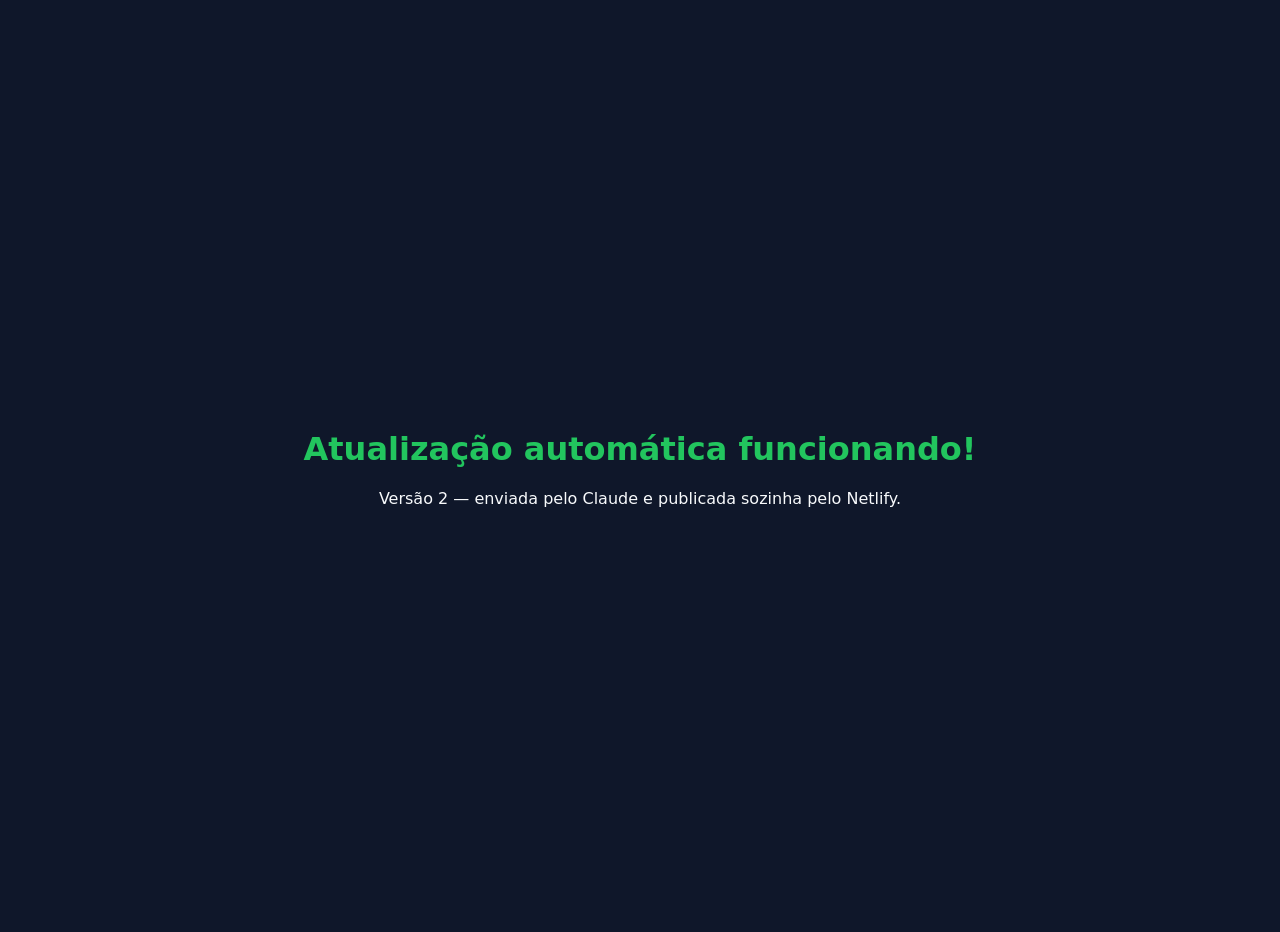
<file: index.html>
<!doctype html>
<html lang="pt-BR"><head><meta charset="utf-8"><meta name="viewport" content="width=device-width,initial-scale=1"><title>Apps do Denilson</title>
<style>body{font-family:system-ui,sans-serif;background:#0f172a;color:#f8fafc;display:grid;place-items:center;min-height:100vh;margin:0;text-align:center;padding:16px}h1{color:#22c55e}</style></head>
<body><div><h1>Atualização automática funcionando!</h1><p>Versão 2 — enviada pelo Claude e publicada sozinha pelo Netlify.</p></div></body></html>
</file>
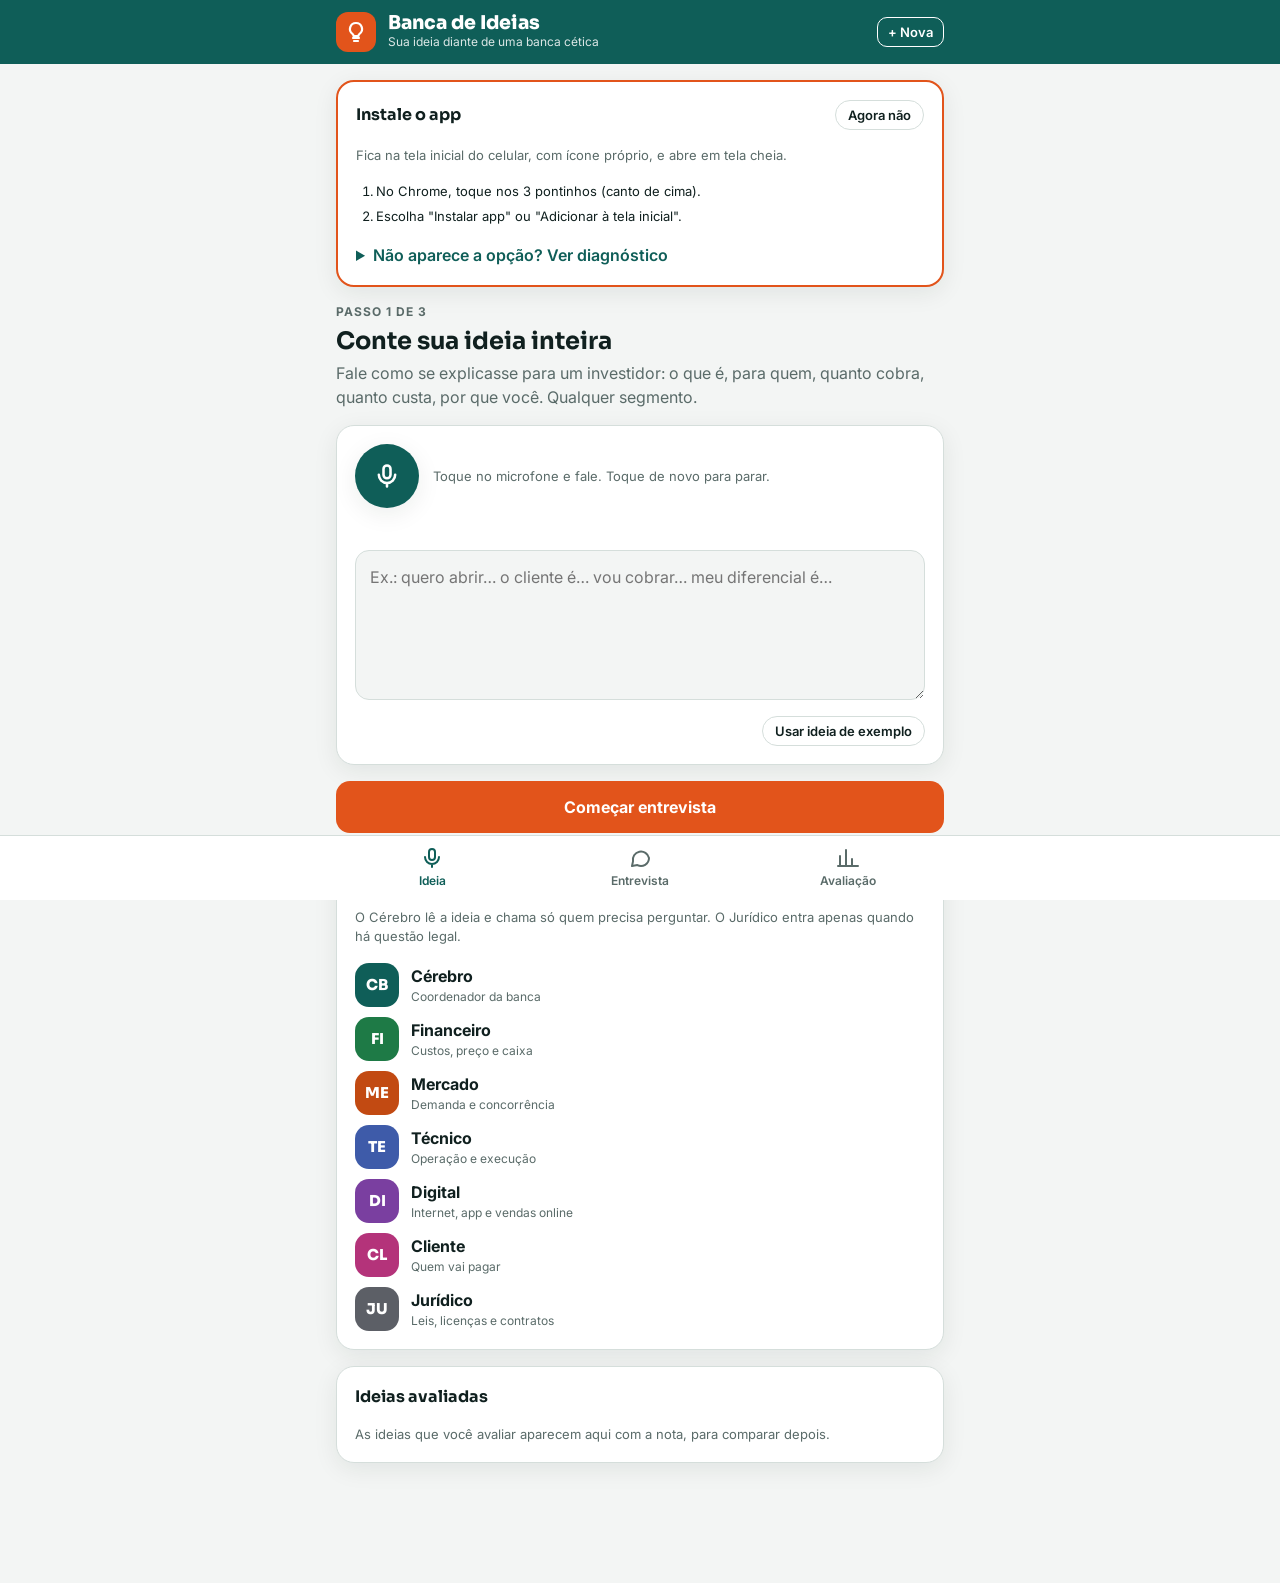
<file: ideias/index.html>
<!DOCTYPE html>
<html lang="pt-BR">
<head>
<meta charset="utf-8">
<meta name="viewport" content="width=device-width, initial-scale=1, viewport-fit=cover">
<meta name="theme-color" content="#0F5E58">
<meta name="mobile-web-app-capable" content="yes">
<meta name="apple-mobile-web-app-capable" content="yes">
<meta name="apple-mobile-web-app-title" content="Banca de Ideias">
<meta name="description" content="Teste sua ideia de negócio diante de uma banca cética e receba nota de 0 a 10 com riscos e pontos cegos.">
<meta property="og:type" content="website">
<meta property="og:url" content="https://apps-denilson.netlify.app/ideias/">
<meta property="og:title" content="Banca de Ideias">
<meta property="og:description" content="Toque para abrir e instalar o app. Conte sua ideia, responda à banca e receba uma nota sem bajulação.">
<meta property="og:image" content="https://apps-denilson.netlify.app/ideias/icon.svg">
<link rel="manifest" href="manifest.json">
<link rel="icon" href="icon.svg" type="image/svg+xml">
<link rel="apple-touch-icon" href="icon.svg">
<title>Banca de Ideias</title>
<link rel="preconnect" href="https://fonts.googleapis.com">
<link rel="stylesheet" href="https://fonts.googleapis.com/css2?family=Sora:wght@600;700;800&family=Inter:wght@400;500;600;700&display=swap">
<style>
/* Layout: app de uma coluna, estilo loja; barra superior fixa, telas trocadas por abas, cartão de pergunta por vez. */
:root{
  --bg:#F3F5F4; --surface:#FFFFFF; --surface2:#E9EEEC; --ink:#10201F; --muted:#5A6B69; --line:#D5DEDB;
  --brand:#0F5E58; --brand-ink:#FFFFFF; --accent:#E2541B; --accent-soft:#FCE6DC;
  --good:#1E8A4C; --warn:#C98A06; --bad:#C62E2E;
  --shadow:0 6px 24px rgba(16,32,31,.08);
  --f-display:"Sora",system-ui,sans-serif; --f-body:"Inter",system-ui,-apple-system,"Segoe UI",sans-serif;
}
@media (prefers-color-scheme: dark){:root:not([data-theme="light"]){
  --bg:#0C1514; --surface:#14201F; --surface2:#1B2A28; --ink:#E6EFED; --muted:#93A6A3; --line:#26403C;
  --brand:#2BA597; --brand-ink:#04110F; --accent:#FF7A45; --accent-soft:#3A2017;
  --good:#3CC57A; --warn:#E8B02E; --bad:#F06262; --shadow:0 6px 24px rgba(0,0,0,.35); color-scheme:dark}}
:root[data-theme="dark"]{
  --bg:#0C1514; --surface:#14201F; --surface2:#1B2A28; --ink:#E6EFED; --muted:#93A6A3; --line:#26403C;
  --brand:#2BA597; --brand-ink:#04110F; --accent:#FF7A45; --accent-soft:#3A2017;
  --good:#3CC57A; --warn:#E8B02E; --bad:#F06262; --shadow:0 6px 24px rgba(0,0,0,.35); color-scheme:dark}
*{box-sizing:border-box}
body{background:var(--bg);color:var(--ink);font-family:var(--f-body);font-size:16px;line-height:1.5;-webkit-tap-highlight-color:transparent}
body::before{content:"";position:fixed;inset:0 0 auto;height:env(safe-area-inset-top,0px);z-index:10;background:var(--brand)}
.wrap{max-width:640px;margin:0 auto;padding-left:max(16px,env(safe-area-inset-left,0px));padding-right:max(16px,env(safe-area-inset-right,0px));padding-block:16px 120px}
header.top{position:sticky;top:env(safe-area-inset-top,0px);z-index:5;background:var(--brand);color:var(--brand-ink)}
header.top .in{max-width:640px;margin:0 auto;padding-left:max(16px,env(safe-area-inset-left,0px));padding-right:max(16px,env(safe-area-inset-right,0px));padding-block:12px;display:flex;align-items:center;gap:12px}
.logo{width:40px;height:40px;border-radius:12px;background:var(--accent);display:grid;place-items:center;flex:none}
.logo svg{width:24px;height:24px}
.brandname{font-family:var(--f-display);font-weight:800;font-size:19px;line-height:1.1}
.brandsub{font-size:12px;opacity:.85}
.top .sp{flex:1}
.iconbtn{white-space:nowrap;background:transparent;border:1px solid currentColor;color:inherit;border-radius:10px;padding:6px 10px;font:600 13px var(--f-body);cursor:pointer}
h1,h2,h3{font-family:var(--f-display);text-wrap:balance;margin:0}
h1{font-size:24px;line-height:1.2}
h2{font-size:19px}
h3{font-size:16px}
p{margin:0}
.stack{display:flex;flex-direction:column;gap:16px}
.card{background:var(--surface);border:1px solid var(--line);border-radius:18px;padding:18px;box-shadow:var(--shadow)}
.muted{color:var(--muted)}
.small{font-size:13px}
.eyebrow{font-size:12px;font-weight:700;letter-spacing:.08em;text-transform:uppercase;color:var(--muted)}
textarea{width:100%;min-height:150px;resize:vertical;border:1.5px solid var(--line);background:var(--bg);color:var(--ink);border-radius:14px;padding:14px;font:16px/1.5 var(--f-body)}
textarea:focus,button:focus-visible{outline:3px solid color-mix(in srgb,var(--brand) 45%,transparent);outline-offset:2px}
.btn{display:inline-flex;align-items:center;justify-content:center;gap:8px;border:0;border-radius:14px;padding:14px 18px;font:700 16px var(--f-body);cursor:pointer;min-height:52px}
.btn.primary{background:var(--accent);color:#fff}
.btn.brand{background:var(--brand);color:var(--brand-ink)}
.btn.ghost{background:var(--surface2);color:var(--ink)}
.btn.block{width:100%}
.btn:disabled{opacity:.55;cursor:not-allowed}
.row{display:flex;gap:10px;flex-wrap:wrap}
.row>.btn{flex:1 1 140px}
.mic{width:64px;height:64px;border-radius:50%;border:0;background:var(--brand);color:var(--brand-ink);display:grid;place-items:center;cursor:pointer;flex:none;box-shadow:var(--shadow)}
.mic svg{width:28px;height:28px}
.mic.on{background:var(--bad);color:#fff;animation:pulse 1.2s infinite}
@keyframes pulse{0%{box-shadow:0 0 0 0 color-mix(in srgb,var(--bad) 50%,transparent)}100%{box-shadow:0 0 0 18px transparent}}
@media (prefers-reduced-motion:reduce){.mic.on,.spin{animation:none!important}}
.microw{display:flex;align-items:center;gap:14px}
.partial{font-style:italic;color:var(--muted);min-height:1.4em;font-size:14px}
.hint{background:var(--accent-soft);border-radius:12px;padding:10px 12px;font-size:14px}
.chips{display:flex;flex-wrap:wrap;gap:8px}
.chip{border:1px solid var(--line);background:var(--surface);color:var(--ink);border-radius:999px;padding:6px 12px;font:600 13px var(--f-body);cursor:pointer}
.persona{display:flex;align-items:center;gap:12px}
.av{width:44px;height:44px;border-radius:14px;display:grid;place-items:center;font:800 15px var(--f-display);color:#fff;flex:none}
.pname{font-weight:700}
.ptag{font-size:12px;color:var(--muted)}
.qtext{font-family:var(--f-display);font-weight:700;font-size:20px;line-height:1.3}
.why{font-size:14px;color:var(--muted);border-left:3px solid var(--line);padding-left:10px}
.opt{width:100%;text-align:left;border:1.5px solid var(--line);background:var(--surface);color:var(--ink);border-radius:14px;padding:14px;font:600 16px var(--f-body);cursor:pointer}
.opt.sel{border-color:var(--brand);background:color-mix(in srgb,var(--brand) 12%,var(--surface))}
.yn{display:grid;grid-template-columns:1fr 1fr 1fr;gap:10px}
.yn .opt{text-align:center}
.progress{height:8px;border-radius:99px;background:var(--surface2);overflow:hidden}
.progress>i{display:block;height:100%;background:var(--accent);transition:width .3s}
.tabs{position:fixed;left:0;right:0;bottom:0;z-index:6;background:var(--surface);border-top:1px solid var(--line);padding-bottom:env(safe-area-inset-bottom,0px)}
.tabs .in{max-width:640px;margin:0 auto;display:grid;grid-template-columns:repeat(3,1fr);padding-left:max(8px,env(safe-area-inset-left,0px));padding-right:max(8px,env(safe-area-inset-right,0px))}
.tab{background:none;border:0;color:var(--muted);padding:10px 4px 12px;font:600 12px var(--f-body);display:flex;flex-direction:column;align-items:center;gap:3px;cursor:pointer}
.tab svg{width:24px;height:24px}
.tab.act{color:var(--brand)}
.loading{display:flex;align-items:center;gap:14px}
.spin{width:34px;height:34px;border-radius:50%;border:4px solid var(--surface2);border-top-color:var(--accent);animation:sp 1s linear infinite;flex:none}
@keyframes sp{to{transform:rotate(360deg)}}
.score{display:flex;align-items:center;gap:18px;flex-wrap:wrap}
.gauge{width:132px;height:132px;flex:none}
.verdict{font-family:var(--f-display);font-weight:800;font-size:22px;line-height:1.2}
.pill{display:inline-block;border-radius:999px;padding:3px 10px;font:700 12px var(--f-body);color:#fff}
.bars{display:flex;flex-direction:column;gap:14px}
.bar .lbl{display:flex;justify-content:space-between;gap:8px;font-weight:700}
.bar .n{font-variant-numeric:tabular-nums}
.bar .track{height:10px;border-radius:99px;background:var(--surface2);margin:6px 0;overflow:hidden}
.bar .track i{display:block;height:100%;border-radius:99px}
ul.list{margin:0;padding-left:20px;display:flex;flex-direction:column;gap:8px}
.risk{border:1px solid var(--line);border-radius:14px;padding:12px;display:flex;flex-direction:column;gap:6px}
.sec-h{display:flex;align-items:center;gap:10px}
.sec-h .dot{width:10px;height:10px;border-radius:3px;flex:none}
.hist{display:flex;align-items:center;gap:12px;width:100%;text-align:left;background:var(--surface);border:1px solid var(--line);border-radius:14px;padding:12px;color:var(--ink);cursor:pointer;font:inherit}
.hist .sc{width:48px;height:48px;border-radius:12px;display:grid;place-items:center;font:800 18px var(--f-display);color:#fff;flex:none;font-variant-numeric:tabular-nums}
.hist .t{min-width:0;flex:1}
.hist .t b{display:block;white-space:nowrap;overflow:hidden;text-overflow:ellipsis}
.banner{border-radius:14px;padding:12px 14px;background:var(--accent-soft);font-size:14px}
.qa{border-bottom:1px solid var(--line);padding-block:10px}
.qa:last-child{border-bottom:0}
.toast{position:fixed;left:50%;transform:translateX(-50%);bottom:calc(84px + env(safe-area-inset-bottom,0px));background:var(--ink);color:var(--bg);padding:10px 16px;border-radius:12px;font-size:14px;z-index:20;max-width:calc(100% - 32px)}
.panel{display:flex;flex-wrap:wrap;gap:6px}
.panel .chip{cursor:default}
</style>
<style>
html{-webkit-text-size-adjust:100%}
body{margin:0;padding-top:env(safe-area-inset-top,0px)}
[hidden]{display:none!important}
.inst{max-width:640px;margin:0 auto;padding-left:max(16px,env(safe-area-inset-left,0px));padding-right:max(16px,env(safe-area-inset-right,0px));padding-block:16px 0}
.inst .card{border:2px solid var(--accent)}
.inst ol{margin:0;padding-left:20px;display:flex;flex-direction:column;gap:6px}
.inst details summary{cursor:pointer;font-weight:600;color:var(--brand)}
.diag{list-style:none;padding:0;margin:8px 0 0;display:flex;flex-direction:column;gap:6px;font-size:14px}
</style>
</head>
<body>


<header class="top"><div class="in">
  <div class="logo" aria-hidden="true"><svg viewBox="0 0 24 24" fill="none" stroke="#fff" stroke-width="2.2" stroke-linecap="round" stroke-linejoin="round"><path d="M9 18h6M10 21h4M12 3a6 6 0 0 0-3.5 10.9c.6.4 1 1.1 1 1.8V16h5v-.3c0-.7.4-1.4 1-1.8A6 6 0 0 0 12 3z"/></svg></div>
  <div><div class="brandname">Banca de Ideias</div><div class="brandsub">Sua ideia diante de uma banca cética</div></div>
  <div class="sp"></div>
  <button class="iconbtn" id="btnNova" type="button">+ Nova</button>
</div></header>


<section class="inst" id="instCard" hidden>
  <div class="card stack">
    <div class="row" style="align-items:center;justify-content:space-between">
      <h3>Instale o app</h3>
      <button class="chip" type="button" id="instFechar">Agora não</button>
    </div>
    <p class="small muted">Fica na tela inicial do celular, com ícone próprio, e abre em tela cheia.</p>
    <button class="btn primary block" type="button" id="instBtn" hidden>Instalar</button>
    <div id="instPassos" class="small"></div>
    <details id="instDiag"><summary>Não aparece a opção? Ver diagnóstico</summary><ul class="diag" id="diagLista"></ul></details>
  </div>
</section>

<main class="wrap" id="app"></main>

<nav class="tabs"><div class="in">
  <button class="tab act" data-tab="ideia" type="button"><svg viewBox="0 0 24 24" fill="none" stroke="currentColor" stroke-width="2" stroke-linecap="round"><rect x="9" y="3" width="6" height="11" rx="3"/><path d="M5 11a7 7 0 0 0 14 0M12 18v3"/></svg>Ideia</button>
  <button class="tab" data-tab="entrevista" type="button"><svg viewBox="0 0 24 24" fill="none" stroke="currentColor" stroke-width="2" stroke-linecap="round" stroke-linejoin="round"><path d="M21 12a8 8 0 0 1-11.6 7.1L4 20l1-4.6A8 8 0 1 1 21 12z"/></svg>Entrevista</button>
  <button class="tab" data-tab="resultado" type="button"><svg viewBox="0 0 24 24" fill="none" stroke="currentColor" stroke-width="2" stroke-linecap="round"><path d="M4 20V10M10 20V4M16 20v-7M22 20H2"/></svg>Avaliação</button>
</div></nav>

<script>
(function(){
"use strict";
/* ---------- Banca de especialistas ---------- */
const PERSONAS = {
  cerebro:   {nome:"Cérebro", papel:"Coordenador da banca", ini:"CB", cor:"#0F5E58"},
  financeiro:{nome:"Financeiro", papel:"Custos, preço e caixa", ini:"FI", cor:"#1E7A46"},
  mercado:   {nome:"Mercado", papel:"Demanda e concorrência", ini:"ME", cor:"#C24A12"},
  tecnico:   {nome:"Técnico", papel:"Operação e execução", ini:"TE", cor:"#3E5BA9"},
  digital:   {nome:"Digital", papel:"Internet, app e vendas online", ini:"DI", cor:"#7A3FA0"},
  usuario:   {nome:"Cliente", papel:"Quem vai pagar", ini:"CL", cor:"#B4337A"},
  juridico:  {nome:"Jurídico", papel:"Leis, licenças e contratos", ini:"JU", cor:"#5C5F66"}
};
const EXEMPLO = "Quero montar um serviço de troca de pneus de caminhão a domicílio, na garagem da transportadora, à noite, para o caminhão não parar durante o dia. Teria uma van equipada, um borracheiro e eu cuidando das vendas. Cobraria por pneu trocado, mais um valor fixo mensal para quem tiver frota acima de 20 caminhões. Começaria na Baixada Fluminense.";

/* ---------- Estado ---------- */
const KEY="banca-ideias-v1";
let S = load() || novoEstado();
function novoEstado(){return {id:Date.now(), ideia:"", analise:null, perguntas:[], respostas:{}, idx:0, avaliacao:null, rodadas:0, tab:"ideia"}}
function load(){try{const r=JSON.parse(localStorage.getItem(KEY)||"null");return r&&r.atual?r.atual:null}catch(e){return null}}
function hist(){try{const r=JSON.parse(localStorage.getItem(KEY)||"null");return (r&&r.hist)||[]}catch(e){return []}}
function save(){try{localStorage.setItem(KEY,JSON.stringify({atual:S,hist:HIST}))}catch(e){}}
let HIST = hist();

/* ---------- Capacidades do Claude ---------- */
let sample=null, dict=null, tts=null, capsReady=false;
const C = window.claude;
if(C && C.use){
  C.use("sample").then(s=>{sample=s;capsReady=true;render()}).catch(()=>{capsReady=true;render()});
  C.use("dictation").then(d=>{dict=d;if(d)wireDict();render()}).catch(()=>{});
  C.use("tts").then(t=>{tts=t;render()}).catch(()=>{});
}else{sample=netSample();capsReady=true}

/* ---------- IA pelo servidor (app instalado) ---------- */
function netSample(){
  async function call(input,opts){
    opts=opts||{};
    if(!navigator.onLine)throw {code:"offline"};
    let res;
    try{res=await fetch("/api/banca",{method:"POST",headers:{"Content-Type":"application/json"},body:JSON.stringify({prompt:String(input),tier:opts.modelTier||"default"}),signal:opts.signal})}
    catch(e){throw {code:(opts.signal&&opts.signal.aborted)?"cancelled":"upstream_error"}}
    if(res.status===429)throw {code:"rate_limited"};
    if(!res.ok)throw {code:"upstream_error"};
    const rd=res.body.getReader(),dec=new TextDecoder();let t="";
    try{for(;;){const r=await rd.read();if(r.done)break;t+=dec.decode(r.value,{stream:true});if(opts.onText)opts.onText({text:t})}}
    catch(e){throw {code:(opts.signal&&opts.signal.aborted)?"cancelled":"upstream_error"}}
    if(t.indexOf("[[ERRO]]")>=0||!t.trim())throw {code:"upstream_error"};
    return {text:t,truncated:false};
  }
  const f=(i,o)=>call(i,o);
  f.json=async(i,o)=>parseJ((await call(i,o)).text);
  return f;
}
function parseJ(t){
  try{return JSON.parse(t)}catch(e){}
  const m=t.match(/```(?:json)?\s*([\s\S]*?)```/);if(m){try{return JSON.parse(m[1])}catch(e){}}
  const ia=t.indexOf("{"),ib=t.indexOf("["),a=[ia,ib].filter(x=>x>=0).sort((x,y)=>x-y)[0],b=Math.max(t.lastIndexOf("}"),t.lastIndexOf("]"));
  if(a!=null&&a<b){try{return JSON.parse(t.slice(a,b+1))}catch(e){}}
  throw {code:"invalid_json"};
}

/* ---------- Ditado (microfone) ---------- */
let micTarget=null, micOn=false, partialEl=null, webRec=null;
function wireDict(){
  dict.onPartial(({text})=>{if(partialEl)partialEl.textContent=text});
  dict.onFinal(({text})=>{
    if(!micTarget)return;
    let t=text; if(!micTarget.value.trim()) t=t.replace(/^\s+/,"");
    micTarget.value+=t; micTarget.dispatchEvent(new Event("input"));
  });
  dict.onState(({state,reason})=>{
    micOn = state!=="idle";
    document.querySelectorAll(".mic").forEach(b=>b.classList.toggle("on",micOn));
    if(state==="idle"){ if(partialEl)partialEl.textContent="";
      if(reason==="unavailable"||reason==="not_granted"){dict=null;toast("Microfone indisponível aqui. Use o microfone do teclado do celular.");render()}
      else if(reason==="rate_limited"||reason==="upstream_error")toast("O microfone falhou. Tente de novo em instantes.");
    }
  });
}
function micClick(target, pEl){
  micTarget=target; partialEl=pEl;
  if(dict){
    if(micOn){dict.stop().catch(()=>{});return}
    dict.start().catch(e=>{ if(e&&e.code==="not_granted"){dict=null;render()} if(e&&e.code!=="stopped"&&e.code!=="dismissed")toast("Não consegui abrir o microfone. Use o microfone do teclado.") });
    return;
  }
  const SR = window.SpeechRecognition||window.webkitSpeechRecognition;
  if(SR){
    try{
      if(webRec){webRec.stop();return}
      webRec=new SR(); webRec.lang="pt-BR"; webRec.continuous=true; webRec.interimResults=true;
      webRec.onresult=ev=>{let fin="",tmp="";for(let i=ev.resultIndex;i<ev.results.length;i++){const r=ev.results[i];if(r.isFinal)fin+=r[0].transcript;else tmp+=r[0].transcript}
        if(fin){target.value+=(target.value.trim()?" ":"")+fin.trim();target.dispatchEvent(new Event("input"))} if(pEl)pEl.textContent=tmp};
      webRec.onend=()=>{webRec=null;setMic(false)};
      webRec.onerror=()=>{webRec=null;setMic(false);fallbackMic(target)};
      webRec.start(); setMic(true); return;
    }catch(e){webRec=null}
  }
  fallbackMic(target);
}
function setMic(v){micOn=v;document.querySelectorAll(".mic").forEach(b=>b.classList.toggle("on",v))}
function fallbackMic(target){target.focus();toast("Toque no microfone do teclado do celular para falar.")}

/* ---------- Voz (ouvir) ---------- */
function speak(text){ if(!tts)return; tts.speak(text,{language:"pt-BR"}).catch(()=>{}) }

/* ---------- Utilidades ---------- */
function h(tag,attrs,...kids){const el=document.createElement(tag);if(attrs)for(const k in attrs){const v=attrs[k];if(v==null||v===false)continue;
  if(k==="class")el.className=v;else if(k.startsWith("on"))el.addEventListener(k.slice(2),v);else if(k==="html")el.innerHTML=v;else el.setAttribute(k,v===true?"":v)}
  for(const c of kids.flat()){if(c==null||c===false)continue;el.append(c.nodeType?c:document.createTextNode(String(c)))}return el}
function toast(msg){const t=h("div",{class:"toast",role:"status"},msg);document.body.append(t);setTimeout(()=>t.remove(),3800)}
function corNota(n){return n>=7?"var(--good)":n>=5?"var(--warn)":"var(--bad)"}
function arr(x){return Array.isArray(x)?x.filter(v=>v!=null&&v!==""):[]}
function num(x){const n=Number(x);return isFinite(n)?Math.max(0,Math.min(10,Math.round(n*10)/10)):0}
const ICON_MIC='<svg viewBox="0 0 24 24" fill="none" stroke="currentColor" stroke-width="2.2" stroke-linecap="round"><rect x="9" y="3" width="6" height="11" rx="3"/><path d="M5 11a7 7 0 0 0 14 0M12 18v3"/></svg>';
function micBlock(target){
  const p=h("div",{class:"partial","aria-live":"polite"});
  const b=h("button",{class:"mic"+(micOn?" on":""),type:"button","aria-label":"Falar",html:ICON_MIC,onclick:()=>micClick(target,p)});
  return h("div",{class:"stack",style:"gap:6px"},h("div",{class:"microw"},b,h("div",{class:"small muted"},"Toque no microfone e fale. Toque de novo para parar.")),p);
}
function errMsg(e){const c=e&&e.code;
  if(c==="offline")return "Sem internet agora. A entrevista e a avaliação precisam de conexão; sua ideia fica salva no aparelho.";
  if(c==="not_granted")return "Você não liberou o uso do Claude nesta página. Abra o menu do artefato e permita para continuar.";
  if(c==="rate_limited")return "Muitas chamadas seguidas ou limite de uso atingido. Espere um pouco e tente de novo.";
  if(c==="invalid_json"||c==="empty_completion")return "A resposta veio incompleta. Toque em tentar de novo.";
  if(c==="session_expired")return "Sua sessão expirou. Entre de novo no Claude.";
  if(c==="refused")return "A IA recusou esse conteúdo. Reescreva a ideia e tente de novo.";
  return "Falha de conexão com a IA. Tente de novo.";}

/* ---------- Prompts ---------- */
const BANCA = `Banca disponível (use o id exato): financeiro (custos, preço, margem, capital, caixa), mercado (demanda, concorrência, tamanho do mercado, diferencial), tecnico (operação, execução, logística, capacidade de entregar), digital (internet, app, redes, vendas online, automação), usuario (o cliente que paga: dor real, disposição a pagar, hábito), juridico (SOMENTE se houver questão legal, regulatória, licença, tributária ou contratual concreta).`;
function promptEntrevista(){
  return `Você é o CÉREBRO, coordenador de uma banca que testa ideias de negócio de qualquer segmento. Sua postura é a de um investidor cético: você procura o que pode fazer a ideia fracassar. Nada de elogios, nada de incentivo vazio.
${BANCA}

Tarefa: leia a ideia abaixo, identifique as lacunas mais perigosas (o que falta saber para decidir se vale a pena) e gere de 6 a 8 perguntas, cada uma feita pelo especialista certo. Comece pelas perguntas que mais podem derrubar a ideia.
Regras das perguntas:
- Linguagem simples, sem jargão, no máximo 25 palavras. A pessoa responde pelo celular.
- Misture os tipos: "sim_nao", "multipla" (3 a 5 opções curtas e exclusivas, a última sempre "Não sei") e "aberta" (quando só um relato responde).
- Pelo menos 3 especialistas diferentes. Não repita assunto.
- "motivo": uma frase dizendo por que essa resposta importa para a nota.

IDEIA (narrada pelo empreendedor, pode ter erros de fala):
"""${S.ideia.slice(0,6000)}"""

Responda SOMENTE com JSON neste formato:
{"titulo":"nome curto da ideia, até 6 palavras","segmento":"segmento de mercado","resumo":"a ideia em 2 frases, neutro","lacunas":["lacuna 1","lacuna 2","lacuna 3"],"perguntas":[{"persona":"financeiro","tipo":"multipla","pergunta":"...","opcoes":["...","...","Não sei"],"motivo":"..."}]}`;
}
function transcricao(){
  return S.perguntas.map((q,i)=>{const r=S.respostas[i];const p=PERSONAS[q.persona]?PERSONAS[q.persona].nome:q.persona;
    return `[${p}] ${q.pergunta}\nResposta: ${r&&String(r).trim()?r:"(não respondeu)"}`}).join("\n\n");
}
function promptAprofundar(){
  return `Você é o CÉREBRO, coordenador cético de uma banca que testa ideias de negócio. ${BANCA}

IDEIA:
"""${S.ideia.slice(0,6000)}"""

ENTREVISTA ATÉ AGORA:
${transcricao().slice(0,12000)}

Tarefa: gere de 3 a 5 NOVAS perguntas que aprofundem as respostas mais fracas, vagas, contraditórias ou não respondidas. Não repita perguntas já feitas. Mesmas regras: linguagem simples, até 25 palavras, tipos "sim_nao", "multipla" (última opção "Não sei") ou "aberta", e "motivo" em uma frase.
Responda SOMENTE com JSON: {"perguntas":[{"persona":"mercado","tipo":"aberta","pergunta":"...","motivo":"..."}]}`;
}
function promptAvaliar(){
  return `Você é uma banca de investidores céticos avaliando uma ideia de negócio. Você NÃO está avaliando a pessoa, e sim a chance real de a ideia dar certo. Sua função é abrir os olhos do empreendedor para pontos fracos, ameaças e riscos. A IA costuma ser otimista e bajuladora: corrija isso ativamente. Não suavize, não elogie por educação, não use frases motivacionais.

Régua de notas (0 a 10), aplique com rigor:
- 0 a 2: falha grave e provável (sem cliente pagante plausível, ilegal, conta não fecha).
- 3 a 4: ideia comum, sem diferencial claro, riscos altos sem resposta.
- 5 a 6: pode funcionar, mas depende de premissas ainda não provadas. É onde fica a maioria das ideias.
- 7 a 8: diferencial claro E alguma evidência concreta (clientes já interessados, números, experiência no ramo).
- 9 a 10: raríssimo; exige evidência forte de demanda, margem e vantagem difícil de copiar.
Resposta "não sei", vaga ou pulada é um RISCO e puxa a nota daquela área para baixo. Afirmações sem número ou prova valem pouco. Se a nota geral passar de 7, justifique com a evidência concreta que a sustenta.

IDEIA:
"""${S.ideia.slice(0,6000)}"""

ENTREVISTA:
${transcricao().slice(0,14000)}

Avalie as áreas: "Viabilidade técnica", "Mercado", "Financeira", "Digital e canais", "Cliente (disposição a pagar)" e, só se houver tema legal, "Jurídica". A nota geral NÃO é a média simples: um ponto fatal derruba a nota geral.
Responda SOMENTE com JSON neste formato:
{"nota_geral":5.5,"veredito":"frase curta e direta, até 12 palavras","resumo":"3 a 4 frases sem rodeio","areas":[{"area":"Viabilidade técnica","nota":6,"justificativa":"por que essa nota, citando a resposta que pesou"}],"pontos_fortes":["no máximo 3, só o que é real"],"pontos_fracos":["..."],"pontos_cegos":["o que o empreendedor não percebeu e nem foi perguntado"],"riscos":[{"risco":"...","gravidade":"alta","mitigacao":"o que fazer para reduzir"}],"ameacas":["concorrentes, mudanças de mercado, fatores externos"],"testes_baratos":["teste de baixo custo para validar a premissa mais arriscada antes de investir"],"o_que_mudaria_a_nota":"o que precisaria ser provado para a nota subir"}`;
}

/* ---------- Ações ---------- */
let busy=null, ctl=null;
function semIA(){return capsReady && !sample}
async function iniciarEntrevista(){
  if(!sample){toast("A IA só funciona com a página aberta dentro do Claude.");return}
  if(S.ideia.trim().length<40){toast("Conte um pouco mais da ideia (pelo menos umas 2 frases).");return}
  busy={tipo:"entrevista",msg:"O Cérebro está lendo sua ideia e chamando a banca…"};S.tab="entrevista";render();
  ctl=new AbortController();
  try{
    const r=await sample.json(promptEntrevista(),{signal:ctl.signal});
    const qs=arr(r&&r.perguntas).filter(q=>q&&q.pergunta).map(normQ);
    if(!qs.length)throw {code:"invalid_json"};
    S.analise={titulo:String(r.titulo||"Minha ideia"),segmento:String(r.segmento||""),resumo:String(r.resumo||""),lacunas:arr(r.lacunas).map(String)};
    S.perguntas=qs;S.respostas={};S.idx=0;S.avaliacao=null;S.rodadas=1;busy=null;save();render();
  }catch(e){busy=null;if(e&&e.code!=="cancelled")erro=errMsg(e);render()}
}
function normQ(q){let tipo=["sim_nao","multipla","aberta"].includes(q.tipo)?q.tipo:"aberta";let opcoes=arr(q.opcoes).map(String);if(tipo==="multipla"&&opcoes.length<2)tipo="aberta";
  return {persona:PERSONAS[q.persona]?q.persona:"cerebro",tipo,pergunta:String(q.pergunta),opcoes,motivo:String(q.motivo||"")}}
async function aprofundar(){
  if(!sample)return;
  busy={tipo:"entrevista",msg:"A banca está analisando suas respostas para aprofundar…"};render();
  ctl=new AbortController();
  try{
    const r=await sample.json(promptAprofundar(),{signal:ctl.signal,cache:false});
    const qs=arr(r&&r.perguntas).filter(q=>q&&q.pergunta).map(normQ);
    if(!qs.length)throw {code:"invalid_json"};
    S.idx=S.perguntas.length;S.perguntas=S.perguntas.concat(qs);S.rodadas++;busy=null;save();render();
  }catch(e){busy=null;if(e&&e.code!=="cancelled")erro=errMsg(e);render()}
}
async function avaliar(){
  if(!sample){toast("A IA só funciona com a página aberta dentro do Claude.");return}
  busy={tipo:"resultado",msg:"A banca está avaliando com rigor. Pode levar até 1 minuto…"};S.tab="resultado";render();
  ctl=new AbortController();
  try{
    const r=await sample.json(promptAvaliar(),{signal:ctl.signal,modelTier:"complex",cache:false});
    if(!r||r.nota_geral==null)throw {code:"invalid_json"};
    S.avaliacao={...r,nota_geral:num(r.nota_geral),data:new Date().toISOString()};busy=null;
    const item={id:S.id,titulo:S.analise?S.analise.titulo:"Ideia",nota:S.avaliacao.nota_geral,data:S.avaliacao.data,estado:JSON.parse(JSON.stringify(S))};
    HIST=[item].concat(HIST.filter(x=>x.id!==S.id)).slice(0,30);save();render();window.scrollTo(0,0);
  }catch(e){busy=null;if(e&&e.code!=="cancelled")erro=errMsg(e);render()}
}
let erro=null;

/* ---------- Telas ---------- */
const app=document.getElementById("app");
function render(){
  document.querySelectorAll(".tab").forEach(t=>t.classList.toggle("act",t.dataset.tab===S.tab));
  app.replaceChildren();
  if(semIA()) app.append(h("div",{class:"banner",style:"margin-bottom:16px"},"A inteligência só responde com o app aberto dentro do Claude. Fora dele, você consegue apenas escrever a ideia."));
  if(erro){app.append(h("div",{class:"banner",role:"alert",style:"margin-bottom:16px;border:1px solid var(--bad)"},erro));erro=null}
  if(busy&&busy.tipo===S.tab){app.append(telaCarregando());return}
  ({ideia:telaIdeia,entrevista:telaEntrevista,resultado:telaResultado})[S.tab]();
}
function telaCarregando(){
  return h("div",{class:"card stack"},
    h("div",{class:"loading"},h("div",{class:"spin"}),h("div",null,h("h3",null,"Pensando…"),h("p",{class:"muted small"},busy.msg))),
    h("button",{class:"btn ghost",type:"button",onclick:()=>{ctl&&ctl.abort();busy=null;render()}},"Cancelar"));
}
function telaIdeia(){
  const ta=h("textarea",{id:"ideia",placeholder:"Ex.: quero abrir… o cliente é… vou cobrar… meu diferencial é…","aria-label":"Sua ideia"});
  ta.value=S.ideia;
  const cont=h("span",{class:"small muted"});
  const upd=()=>{S.ideia=ta.value;cont.textContent=ta.value.trim()?ta.value.trim().split(/\s+/).length+" palavras":"";save()};
  ta.addEventListener("input",upd);upd();
  app.append(h("div",{class:"stack"},
    h("div",{class:"stack",style:"gap:6px"},h("span",{class:"eyebrow"},"Passo 1 de 3"),h("h1",null,"Conte sua ideia inteira"),
      h("p",{class:"muted"},"Fale como se explicasse para um investidor: o que é, para quem, quanto cobra, quanto custa, por que você. Qualquer segmento.")),
    h("div",{class:"card stack"},micBlock(ta),ta,h("div",{class:"row",style:"align-items:center;justify-content:space-between"},cont,
      h("button",{class:"chip",type:"button",onclick:()=>{ta.value=EXEMPLO;upd();toast("Exemplo carregado. Troque pela sua ideia quando quiser.")}},"Usar ideia de exemplo"))),
    h("button",{class:"btn primary block",type:"button",onclick:iniciarEntrevista,disabled:!!busy},S.perguntas.length?"Refazer entrevista com esta ideia":"Começar entrevista"),
    S.perguntas.length?h("button",{class:"btn ghost block",type:"button",onclick:()=>{S.tab="entrevista";render()}},"Continuar entrevista atual"):null,
    cardBanca(),
    cardHistorico()));
}
function cardBanca(){
  return h("div",{class:"card stack"},h("h3",null,"Quem está na banca"),
    h("p",{class:"small muted"},"O Cérebro lê a ideia e chama só quem precisa perguntar. O Jurídico entra apenas quando há questão legal."),
    h("div",{class:"stack",style:"gap:10px"},Object.keys(PERSONAS).map(k=>{const p=PERSONAS[k];
      return h("div",{class:"persona"},h("div",{class:"av",style:"background:"+p.cor},p.ini),h("div",null,h("div",{class:"pname"},p.nome),h("div",{class:"ptag"},p.papel)))})));
}
function cardHistorico(){
  if(!HIST.length)return h("div",{class:"card stack"},h("h3",null,"Ideias avaliadas"),h("p",{class:"small muted"},"As ideias que você avaliar aparecem aqui com a nota, para comparar depois."));
  return h("div",{class:"card stack"},h("h3",null,"Ideias avaliadas"),
    h("div",{class:"stack",style:"gap:8px"},HIST.map(it=>h("button",{class:"hist",type:"button",onclick:()=>{S=JSON.parse(JSON.stringify(it.estado));S.tab="resultado";save();render();window.scrollTo(0,0)}},
      h("div",{class:"sc",style:"background:"+corNota(it.nota)},String(it.nota).replace(".",",")),
      h("div",{class:"t"},h("b",null,it.titulo),h("span",{class:"small muted"},new Date(it.data).toLocaleDateString("pt-BR")))))));
}
function telaEntrevista(){
  if(!S.perguntas.length){
    app.append(h("div",{class:"card stack"},h("h2",null,"A entrevista ainda não começou"),h("p",{class:"muted"},"Conte sua ideia primeiro. O Cérebro vai identificar as lacunas e chamar os especialistas certos."),
      h("button",{class:"btn primary",type:"button",onclick:()=>{S.tab="ideia";render()}},"Contar minha ideia")));return;
  }
  const total=S.perguntas.length, respondidas=Object.keys(S.respostas).filter(k=>String(S.respostas[k]).trim()).length;
  const fim=S.idx>=total;
  const top=h("div",{class:"stack",style:"gap:8px"},
    h("div",{class:"row",style:"justify-content:space-between;align-items:baseline"},h("span",{class:"eyebrow"},"Passo 2 de 3 · Entrevista"),h("span",{class:"small muted"},respondidas+" de "+total+" respondidas")),
    h("div",{class:"progress"},h("i",{style:"width:"+Math.round(Math.min(S.idx,total)/total*100)+"%"})));
  app.append(top);
  const wrap=h("div",{class:"stack",style:"margin-top:16px"});app.append(wrap);
  if(S.analise&&S.idx===0&&S.rodadas===1){
    wrap.append(h("div",{class:"card stack"},h("div",{class:"persona"},h("div",{class:"av",style:"background:"+PERSONAS.cerebro.cor},"CB"),h("div",null,h("div",{class:"pname"},"Cérebro"),h("div",{class:"ptag"},S.analise.segmento))),
      h("p",null,S.analise.resumo),S.analise.lacunas.length?h("div",{class:"stack",style:"gap:6px"},h("span",{class:"eyebrow"},"Lacunas que encontrei"),h("ul",{class:"list"},S.analise.lacunas.map(l=>h("li",null,l)))):null));
  }
  if(fim){
    wrap.append(h("div",{class:"card stack"},h("h2",null,"Entrevista concluída"),
      h("p",{class:"muted"},"Você pode pedir mais perguntas sobre as respostas fracas ou mandar a ideia para avaliação."),
      h("button",{class:"btn primary block",type:"button",onclick:avaliar},"Avaliar ideia"),
      h("button",{class:"btn ghost block",type:"button",onclick:aprofundar},"Aprofundar com mais perguntas"),
      h("button",{class:"btn ghost block",type:"button",onclick:()=>{S.idx=0;render()}},"Revisar respostas")));
    wrap.append(cardRespostas());return;
  }
  const q=S.perguntas[S.idx], p=PERSONAS[q.persona], val=S.respostas[S.idx]||"";
  const card=h("div",{class:"card stack"});
  card.append(h("div",{class:"row",style:"align-items:center;justify-content:space-between"},
    h("div",{class:"persona"},h("div",{class:"av",style:"background:"+p.cor},p.ini),h("div",null,h("div",{class:"pname"},p.nome),h("div",{class:"ptag"},p.papel))),
    tts?h("button",{class:"chip",type:"button",onclick:()=>speak(q.pergunta)},"Ouvir"):null));
  card.append(h("div",{class:"small muted"},"Pergunta "+(S.idx+1)+" de "+total));
  card.append(h("div",{class:"qtext"},q.pergunta));
  if(q.motivo)card.append(h("div",{class:"why"},q.motivo));
  const setR=v=>{S.respostas[S.idx]=v;save()};
  if(q.tipo==="sim_nao"){
    card.append(h("div",{class:"yn"},["Sim","Não","Não sei"].map(o=>h("button",{class:"opt"+(val===o?" sel":""),type:"button",onclick:()=>{setR(o);S.idx++;render();window.scrollTo(0,0)}},o))));
  }else if(q.tipo==="multipla"){
    card.append(h("div",{class:"stack",style:"gap:8px"},q.opcoes.map(o=>h("button",{class:"opt"+(val===o?" sel":""),type:"button",onclick:()=>{setR(o);S.idx++;render();window.scrollTo(0,0)}},o))));
  }else{
    const ta=h("textarea",{id:"resp-"+S.idx,placeholder:"Responda falando ou digitando…","aria-label":"Sua resposta",style:"min-height:120px"});ta.value=val;
    ta.addEventListener("input",()=>setR(ta.value));
    card.append(micBlock(ta),ta,h("button",{class:"btn brand block",type:"button",onclick:()=>{if(micOn&&dict)dict.stop().catch(()=>{});S.idx++;render();window.scrollTo(0,0)}},"Próxima"));
  }
  card.append(h("div",{class:"row"},
    h("button",{class:"btn ghost",type:"button",disabled:S.idx===0,onclick:()=>{S.idx--;render()}},"Voltar"),
    h("button",{class:"btn ghost",type:"button",onclick:()=>{if(!S.respostas[S.idx])S.respostas[S.idx]="";S.idx++;save();render()}},"Pular")));
  wrap.append(card);
  wrap.append(h("button",{class:"btn primary block",type:"button",onclick:avaliar},"Avaliar ideia agora"));
  wrap.append(h("p",{class:"small muted",style:"text-align:center"},"Pergunta pulada conta como risco na avaliação."));
}
function cardRespostas(){
  return h("div",{class:"card"},h("h3",{style:"margin-bottom:6px"},"Suas respostas"),
    S.perguntas.map((q,i)=>{const r=S.respostas[i];return h("div",{class:"qa"},h("div",{class:"small muted"},(PERSONAS[q.persona]||{}).nome),h("div",{style:"font-weight:600"},q.pergunta),
      h("div",{style:r&&String(r).trim()?"":"color:var(--bad)"},r&&String(r).trim()?r:"Não respondida"),
      h("button",{class:"chip",type:"button",style:"margin-top:6px",onclick:()=>{S.idx=i;render();window.scrollTo(0,0)}},"Editar"))}));
}
function gauge(n){
  const r=52,c=2*Math.PI*r,frac=n/10;
  const svg=`<svg class="gauge" viewBox="0 0 132 132" role="img" aria-label="Nota ${n} de 10"><circle cx="66" cy="66" r="${r}" fill="none" style="stroke:var(--surface2)" stroke-width="14"/><circle cx="66" cy="66" r="${r}" fill="none" style="stroke:${corNota(n)}" stroke-width="14" stroke-linecap="round" stroke-dasharray="${(c*frac).toFixed(1)} ${c.toFixed(1)}" transform="rotate(-90 66 66)"/><text x="66" y="70" text-anchor="middle" font-family="Sora,sans-serif" font-weight="800" font-size="34" style="fill:var(--ink)">${String(n).replace(".",",")}</text><text x="66" y="92" text-anchor="middle" font-family="Inter,sans-serif" font-size="12" style="fill:var(--muted)">de 10</text></svg>`;
  return h("div",{html:svg});
}
function secao(titulo,cor,itens){
  itens=arr(itens);if(!itens.length)return null;
  return h("div",{class:"card stack"},h("div",{class:"sec-h"},h("span",{class:"dot",style:"background:"+cor}),h("h3",null,titulo)),h("ul",{class:"list"},itens.map(t=>h("li",null,String(t)))));
}
function telaResultado(){
  const A=S.avaliacao;
  if(!A){
    app.append(h("div",{class:"card stack"},h("h2",null,"Ainda sem avaliação"),h("p",{class:"muted"},S.perguntas.length?"Responda as perguntas que puder e toque em Avaliar ideia.":"Conte sua ideia e passe pela entrevista primeiro."),
      S.perguntas.length?h("button",{class:"btn primary",type:"button",onclick:avaliar},"Avaliar ideia"):h("button",{class:"btn primary",type:"button",onclick:()=>{S.tab="ideia";render()}},"Contar minha ideia")));return;
  }
  const n=num(A.nota_geral);
  const out=h("div",{class:"stack"});app.append(out);
  out.append(h("div",{class:"stack",style:"gap:6px"},h("span",{class:"eyebrow"},"Passo 3 de 3 · Avaliação"),h("h1",null,S.analise?S.analise.titulo:"Sua ideia")));
  out.append(h("div",{class:"card stack"},h("div",{class:"score"},gauge(n),h("div",{class:"stack",style:"gap:8px;flex:1;min-width:180px"},
      h("span",{class:"pill",style:"background:"+corNota(n)+";align-self:flex-start"},n>=7?"Promissora com ressalvas":n>=5?"Depende de provas":"Risco alto"),
      h("div",{class:"verdict"},String(A.veredito||"")))),
    h("p",null,String(A.resumo||"")),
    tts?h("button",{class:"btn ghost",type:"button",onclick:()=>speak(`Nota ${String(n).replace(".",",")} de 10. ${A.veredito||""}. ${A.resumo||""}`)},"Ouvir resumo"):null));
  const areas=arr(A.areas);
  if(areas.length)out.append(h("div",{class:"card stack"},h("h3",null,"Nota por área"),h("div",{class:"bars"},areas.map(a=>{const v=num(a.nota);
    return h("div",{class:"bar"},h("div",{class:"lbl"},h("span",null,String(a.area||"")),h("span",{class:"n",style:"color:"+corNota(v)},String(v).replace(".",","))),
      h("div",{class:"track"},h("i",{style:"width:"+v*10+"%;background:"+corNota(v)})),h("p",{class:"small muted"},String(a.justificativa||"")))}))));
  out.append(secao("Pontos cegos","var(--accent)",A.pontos_cegos));
  const riscos=arr(A.riscos);
  if(riscos.length)out.append(h("div",{class:"card stack"},h("div",{class:"sec-h"},h("span",{class:"dot",style:"background:var(--bad)"}),h("h3",null,"Riscos")),
    riscos.map(r=>{const g=String(r.gravidade||"").toLowerCase();const cor=g.startsWith("a")?"var(--bad)":g.startsWith("m")?"var(--warn)":"var(--good)";
      return h("div",{class:"risk"},h("div",{class:"row",style:"align-items:center"},h("span",{class:"pill",style:"background:"+cor},"Gravidade "+(g||"?")),),h("b",null,String(r.risco||"")),r.mitigacao?h("p",{class:"small muted"},"Como reduzir: "+r.mitigacao):null)})));
  out.append(secao("Pontos fracos","var(--bad)",A.pontos_fracos));
  out.append(secao("Ameaças externas","var(--warn)",A.ameacas));
  out.append(secao("Pontos fortes","var(--good)",A.pontos_fortes));
  out.append(secao("Testes baratos antes de investir","var(--brand)",A.testes_baratos));
  if(A.o_que_mudaria_a_nota)out.append(h("div",{class:"card stack"},h("h3",null,"O que faria a nota subir"),h("p",null,String(A.o_que_mudaria_a_nota))));
  out.append(h("div",{class:"stack"},
    h("button",{class:"btn brand block",type:"button",onclick:()=>{S.tab="entrevista";S.idx=S.perguntas.length;render();aprofundar()}},"Responder mais perguntas e reavaliar"),
    h("button",{class:"btn ghost block",type:"button",onclick:copiar},"Copiar relatório"),
    h("p",{class:"small muted",style:"text-align:center"},"Avaliado em "+new Date(A.data).toLocaleString("pt-BR"))));
}
function relatorioTexto(){
  const A=S.avaliacao;const L=[];
  L.push("BANCA DE IDEIAS: "+(S.analise?S.analise.titulo:"Ideia"));
  L.push("Nota geral: "+String(num(A.nota_geral)).replace(".",",")+"/10. "+(A.veredito||""));L.push("");L.push(A.resumo||"");L.push("");
  arr(A.areas).forEach(a=>L.push("- "+a.area+": "+String(num(a.nota)).replace(".",",")+". "+(a.justificativa||"")));
  const bl=(t,x)=>{x=arr(x);if(x.length){L.push("");L.push(t.toUpperCase());x.forEach(i=>L.push("- "+(typeof i==="object"?(i.risco+" ("+i.gravidade+"). Como reduzir: "+i.mitigacao):i)))}};
  bl("Pontos cegos",A.pontos_cegos);bl("Riscos",A.riscos);bl("Pontos fracos",A.pontos_fracos);bl("Ameaças",A.ameacas);bl("Pontos fortes",A.pontos_fortes);bl("Testes baratos",A.testes_baratos);
  if(A.o_que_mudaria_a_nota){L.push("");L.push("O QUE FARIA A NOTA SUBIR");L.push(A.o_que_mudaria_a_nota)}
  return L.join("\n");
}
function copiar(){const t=relatorioTexto();
  try{navigator.clipboard.writeText(t).then(()=>toast("Relatório copiado. Cole no WhatsApp ou e-mail."),()=>mostrarTexto(t))}catch(e){mostrarTexto(t)}}
function mostrarTexto(t){const ta=h("textarea",{id:"relat",style:"min-height:260px"});ta.value=t;app.append(h("div",{class:"card stack"},h("h3",null,"Selecione e copie"),ta));ta.select()}

/* ---------- Navegação ---------- */
document.querySelectorAll(".tab").forEach(t=>t.addEventListener("click",()=>{S.tab=t.dataset.tab;save();render();window.scrollTo(0,0)}));
document.getElementById("btnNova").addEventListener("click",()=>{if(busy)return;S=novoEstado();save();render();window.scrollTo(0,0);toast("Nova ideia. As avaliadas continuam no histórico.")});
render();
})();

/* ---------- Instalação (padrão Conhecer) ---------- */
(function(){
  const card=document.getElementById("instCard"),btn=document.getElementById("instBtn"),passos=document.getElementById("instPassos"),lista=document.getElementById("diagLista");
  const standalone=matchMedia("(display-mode: standalone)").matches||navigator.standalone===true;
  let fechado=false;try{fechado=sessionStorage.getItem("instFechado")==="1"}catch(e){}
  const ua=navigator.userAgent||"";
  const inApp=/FBAN|FBAV|Instagram|WhatsApp|Line\/|; wv\)|GSA\//i.test(ua);
  const ios=/iPhone|iPad|iPod/i.test(ua);
  const chrome=/Chrome\//.test(ua)&&!/Edg|OPR|SamsungBrowser|; wv\)/.test(ua);
  let bip=null;
  function texto(){
    passos.replaceChildren();
    let itens;
    if(inApp)itens=["Você abriu pelo WhatsApp ou Instagram.","Toque nos 3 pontinhos (no canto de cima).","Escolha \"Abrir no Chrome\" e instale de lá."];
    else if(ios)itens=["Abra este endereço no Safari.","Toque em Compartilhar (quadrado com seta).","Escolha \"Adicionar à Tela de Início\"."];
    else itens=["No Chrome, toque nos 3 pontinhos (canto de cima).","Escolha \"Instalar app\" ou \"Adicionar à tela inicial\"."];
    if(bip)itens=["Toque em Instalar acima. Se preferir, use o caminho abaixo:"].concat(itens);
    const ol=document.createElement("ol");itens.forEach(t=>{const li=document.createElement("li");li.textContent=t;ol.append(li)});passos.append(ol);
  }
  async function diag(){
    const ck=[];
    ck.push(["Endereço seguro (https)",location.protocol==="https:"]);
    ck.push(["Aberto no navegador (não no WhatsApp/Instagram)",!inApp]);
    ck.push(["Navegador Chrome",chrome||ios]);
    let man=null;try{man=await (await fetch("manifest.json",{cache:"no-store"})).json()}catch(e){}
    ck.push(["Manifesto do app",!!man]);
    ck.push(["Ícone 512",!!(man&&(man.icons||[]).some(i=>/512|any/.test(i.sizes||"")))]);
    let reg=null;try{reg="serviceWorker" in navigator?await navigator.serviceWorker.getRegistration():null}catch(e){}
    ck.push(["Modo offline registrado",!!reg]);
    ck.push(["Modo offline ativo",!!(reg&&reg.active)]);
    ck.push(["Chrome liberou a instalação",!!bip||standalone]);
    lista.replaceChildren();ck.forEach(([t,ok])=>{const li=document.createElement("li");li.textContent=(ok?"✅ ":"❌ ")+t;lista.append(li)});
  }
  document.getElementById("instDiag").addEventListener("toggle",e=>{if(e.target.open)diag()});
  document.getElementById("instFechar").addEventListener("click",()=>{card.hidden=true;try{sessionStorage.setItem("instFechado","1")}catch(e){}});
  window.addEventListener("beforeinstallprompt",e=>{e.preventDefault();bip=e;btn.hidden=false;texto()});
  btn.addEventListener("click",async()=>{if(!bip)return;bip.prompt();try{const r=await bip.userChoice;if(r.outcome==="accepted")card.hidden=true}catch(e){}bip=null;btn.hidden=true;texto()});
  window.addEventListener("appinstalled",()=>{card.hidden=true});
  if(!standalone&&!fechado){card.hidden=false;texto()}
  if("serviceWorker" in navigator)window.addEventListener("load",()=>{navigator.serviceWorker.register("sw.js",{scope:"./"}).catch(()=>{})});
})();
</script>

</body>
</html>
</file>
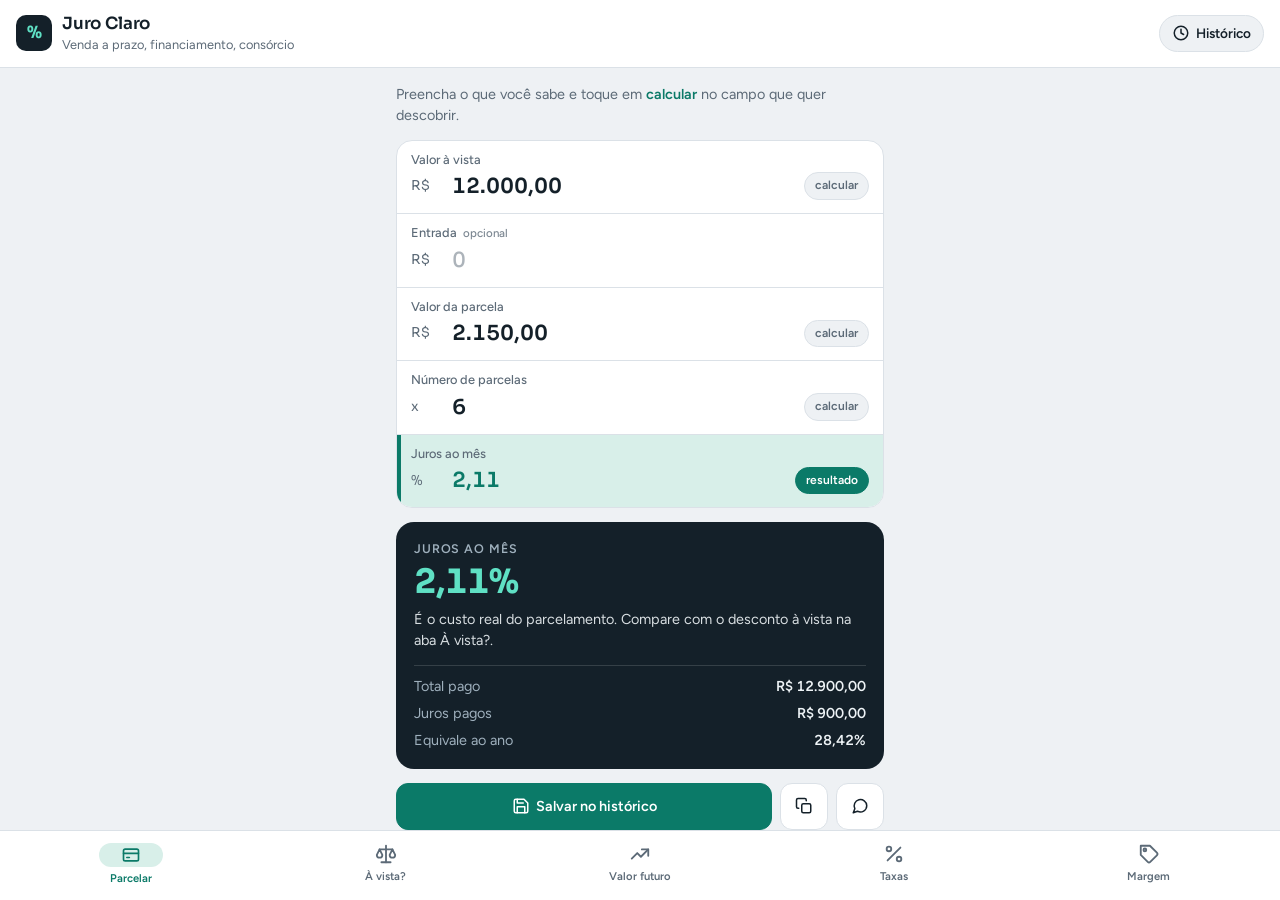
<file: juroclaro/index.html>
<!DOCTYPE html>
<html lang="pt-BR">
<head>
<meta charset="utf-8">
<meta name="viewport" content="width=device-width, initial-scale=1">
<meta name="theme-color" content="#142029">
<meta name="mobile-web-app-capable" content="yes">
<meta name="apple-mobile-web-app-capable" content="yes">
<meta name="apple-mobile-web-app-title" content="Juro Claro">
<link rel="manifest" href="manifest.json">
<link rel="icon" href="icon.svg" type="image/svg+xml">
<link rel="apple-touch-icon" href="icon.svg">
<title>Juro Claro</title>
<link rel="preconnect" href="https://fonts.googleapis.com">
<link rel="preconnect" href="https://fonts.gstatic.com" crossorigin>
<link href="https://fonts.googleapis.com/css2?family=Figtree:wght@400;500;600;700&family=Sora:wght@500;600;700&display=swap" rel="stylesheet">
<style>
:root {
  --bg: #eef1f4;
  --surface: #ffffff;
  --ink: #142029;
  --muted: #5c6a77;
  --line: #dbe1e7;
  --accent: #0b7a68;
  --accent-soft: #d8efe9;
  --hero: #142029;
  --hero-ink: #eef3f6;
  --hero-muted: #9fb0bd;
  --hero-accent: #5fe0c4;
  --good: #1d8a55;
  --bad: #c23b2e;
  --font-display: "Sora", "Segoe UI", system-ui, sans-serif;
  --font-body: "Figtree", system-ui, -apple-system, "Segoe UI", sans-serif;
  color-scheme: light;
}
@media (prefers-color-scheme: dark) {
  :root:not([data-theme="light"]) {
    --bg: #0c1116; --surface: #151c23; --ink: #e6ebef; --muted: #93a1ad; --line: #26313b;
    --accent: #43c9ae; --accent-soft: #133a33; --hero: #1c2832; --hero-ink: #eef3f6;
    --hero-muted: #93a6b4; --hero-accent: #5fe0c4; --good: #4ccb8a; --bad: #f07a6c;
    color-scheme: dark;
  }
}
:root[data-theme="dark"] {
  --bg: #0c1116; --surface: #151c23; --ink: #e6ebef; --muted: #93a1ad; --line: #26313b;
  --accent: #43c9ae; --accent-soft: #133a33; --hero: #1c2832; --hero-ink: #eef3f6;
  --hero-muted: #93a6b4; --hero-accent: #5fe0c4; --good: #4ccb8a; --bad: #f07a6c;
  color-scheme: dark;
}
* { box-sizing: border-box; }
html, body { height: 100%; margin: 0; }
body { display: flex; flex-direction: column; background: var(--bg); color: var(--ink); font-family: var(--font-body); line-height: 1.45; -webkit-tap-highlight-color: transparent; }
button { font: inherit; color: inherit; }
button:focus-visible, input:focus-visible, a:focus-visible, label.switch:focus-within { outline: 2px solid var(--accent); outline-offset: 2px; }

.appbar { display: flex; align-items: center; justify-content: space-between; gap: 12px; padding: 12px 16px; background: var(--surface); border-bottom: 1px solid var(--line); }
.brand { display: flex; align-items: center; gap: 10px; min-width: 0; }
.logo { width: 36px; height: 36px; flex: none; border-radius: 10px; background: var(--hero); color: var(--hero-accent); display: grid; place-items: center; font-family: var(--font-display); font-weight: 700; font-size: 1.05rem; }
.brand h1 { margin: 0; font-family: var(--font-display); font-size: 1.05rem; font-weight: 600; letter-spacing: -.01em; }
.brand p { margin: 0; font-size: .8rem; color: var(--muted); white-space: nowrap; overflow: hidden; text-overflow: ellipsis; }
.iconbtn { position: relative; flex: none; display: flex; align-items: center; gap: 6px; padding: 8px 12px; border-radius: 999px; border: 1px solid var(--line); background: var(--bg); cursor: pointer; font-size: .85rem; font-weight: 600; }
.iconbtn svg { width: 18px; height: 18px; }
.iconbtn[aria-pressed="true"] { background: var(--ink); color: var(--bg); border-color: var(--ink); }
.badge { min-width: 20px; padding: 0 6px; border-radius: 999px; background: var(--accent); color: #fff; font-size: .72rem; line-height: 20px; text-align: center; font-variant-numeric: tabular-nums; }
.badge:empty { display: none; }

main { flex: 1; overflow-y: auto; -webkit-overflow-scrolling: touch; }
.wrap { max-width: 520px; margin: 0 auto; padding: 16px 16px 28px; display: flex; flex-direction: column; gap: 14px; }
.hint { margin: 0; font-size: .9rem; color: var(--muted); }
.hint b { color: var(--accent); font-weight: 600; }

.card { background: var(--surface); border: 1px solid var(--line); border-radius: 16px; }
.fields { overflow: hidden; }
.frow { padding: 10px 14px 12px; border-top: 1px solid var(--line); position: relative; }
.frow:first-child { border-top: 0; }
.frow label { display: flex; gap: 6px; align-items: baseline; font-size: .8rem; color: var(--muted); font-weight: 500; }
.opt { font-size: .72rem; opacity: .8; }
.fin { display: flex; align-items: center; gap: 8px; margin-top: 2px; }
.unit { font-family: var(--font-display); font-size: .85rem; color: var(--muted); min-width: 2.4em; }
.fin input { flex: 1; min-width: 0; border: 0; background: transparent; color: var(--ink); font-family: var(--font-display); font-size: 1.3rem; font-weight: 600; padding: 2px 0; font-variant-numeric: tabular-nums; }
.fin input::placeholder { color: var(--muted); opacity: .5; font-weight: 500; }
.fin input:focus { outline: none; }
.frow:focus-within:not(.is-target) { background: color-mix(in srgb, var(--accent-soft) 45%, transparent); }
.chip { flex: none; border: 1px solid var(--line); background: var(--bg); color: var(--muted); border-radius: 999px; padding: 4px 10px; font-size: .75rem; font-weight: 600; cursor: pointer; }
.frow.is-target { background: var(--accent-soft); }
.frow.is-target::before { content: ""; position: absolute; left: 0; top: 0; bottom: 0; width: 4px; background: var(--accent); }
.frow.is-target input { color: var(--accent); }
.frow.is-target .chip { background: var(--accent); border-color: var(--accent); color: #fff; }
.frow.bad { box-shadow: inset 4px 0 0 var(--bad); }
.frow.bad label { color: var(--bad); }

.switch { display: flex; align-items: center; gap: 12px; padding: 12px 14px; cursor: pointer; font-size: .92rem; }
.switch input { position: absolute; opacity: 0; width: 1px; height: 1px; }
.track { flex: none; width: 42px; height: 24px; border-radius: 999px; background: var(--line); position: relative; transition: background .15s; }
.track::after { content: ""; position: absolute; top: 3px; left: 3px; width: 18px; height: 18px; border-radius: 50%; background: #fff; box-shadow: 0 1px 2px rgba(0,0,0,.25); transition: transform .15s; }
.switch input:checked + .track { background: var(--accent); }
.switch input:checked + .track::after { transform: translateX(18px); }

.result { background: var(--hero); color: var(--hero-ink); border-radius: 18px; padding: 18px; display: flex; flex-direction: column; gap: 6px; }
.r-label { margin: 0; font-size: .78rem; text-transform: uppercase; letter-spacing: .07em; color: var(--hero-muted); font-weight: 600; }
.r-value { margin: 0; font-family: var(--font-display); font-weight: 700; font-size: 2.1rem; line-height: 1.1; color: var(--hero-accent); letter-spacing: -.02em; font-variant-numeric: tabular-nums; word-break: break-word; }
.result.tone-bad .r-value { color: #ff9b8e; }
.result.is-error .r-value { font-family: var(--font-body); font-size: 1.1rem; font-weight: 600; color: var(--hero-ink); letter-spacing: 0; }
.r-msg { margin: 2px 0 0; font-size: .9rem; color: var(--hero-ink); opacity: .9; }
.r-msg:empty { display: none; }
.r-lines { margin: 8px 0 0; padding-top: 10px; border-top: 1px solid rgba(255,255,255,.14); display: grid; grid-template-columns: 1fr auto; gap: 6px 12px; font-size: .9rem; }
.r-lines:empty { display: none; }
.r-lines dt { color: var(--hero-muted); }
.r-lines dd { margin: 0; text-align: right; font-weight: 600; font-variant-numeric: tabular-nums; }

.actions { display: grid; grid-template-columns: 1fr auto auto; gap: 8px; }
.btn { display: inline-flex; align-items: center; justify-content: center; gap: 6px; padding: 12px 14px; border-radius: 12px; border: 1px solid var(--line); background: var(--surface); color: var(--ink); font-weight: 600; font-size: .9rem; cursor: pointer; text-decoration: none; }
.btn svg { width: 18px; height: 18px; }
.btn.primary { background: var(--accent); border-color: var(--accent); color: #fff; }
.btn[disabled], .btn.off { opacity: .45; pointer-events: none; }

.chart { margin: 0; padding: 14px; }
.chart figcaption { font-size: .82rem; font-weight: 600; color: var(--muted); margin-bottom: 6px; }
.chart svg { width: 100%; height: auto; display: block; }
.chart .ax { font-size: 9px; fill: var(--muted); font-family: var(--font-body); }
.legend { display: flex; flex-wrap: wrap; gap: 6px 14px; font-size: .78rem; color: var(--muted); margin-top: 6px; }
.legend i { display: inline-block; width: 10px; height: 10px; border-radius: 3px; margin-right: 5px; vertical-align: -1px; }
details.card { padding: 0; }
details summary { padding: 14px; cursor: pointer; font-weight: 600; font-size: .9rem; list-style: none; display: flex; justify-content: space-between; }
details summary::after { content: "Ver"; color: var(--accent); }
details[open] summary::after { content: "Fechar"; }
.tbl { overflow-x: auto; padding: 0 6px 10px; }
.tbl table { width: 100%; border-collapse: collapse; font-size: .82rem; font-variant-numeric: tabular-nums; }
.tbl th, .tbl td { padding: 6px 8px; text-align: right; border-top: 1px solid var(--line); white-space: nowrap; }
.tbl th { color: var(--muted); font-weight: 600; border-top: 0; }
.tbl th:first-child, .tbl td:first-child { text-align: left; }

.hist-head { display: flex; justify-content: space-between; align-items: baseline; gap: 12px; }
.hist-head h2 { margin: 0; font-family: var(--font-display); font-size: 1.2rem; }
.linkbtn { border: 0; background: none; color: var(--bad); font-weight: 600; font-size: .85rem; cursor: pointer; padding: 6px 0; }
.hlist { list-style: none; margin: 0; padding: 0; display: flex; flex-direction: column; gap: 8px; }
.hitem { padding: 12px 14px; display: grid; grid-template-columns: 1fr auto; gap: 4px 12px; align-items: center; }
.htool { font-size: .72rem; font-weight: 700; color: var(--accent); text-transform: uppercase; letter-spacing: .06em; }
.hdate { font-size: .75rem; color: var(--muted); text-align: right; }
.hval { font-family: var(--font-display); font-weight: 600; font-size: 1.05rem; font-variant-numeric: tabular-nums; }
.hsub { grid-column: 1 / -1; font-size: .82rem; color: var(--muted); }
.hbtns { grid-column: 1 / -1; display: flex; gap: 8px; margin-top: 6px; }
.hbtns .btn { padding: 8px 12px; font-size: .82rem; }
.empty { padding: 28px 18px; text-align: center; color: var(--muted); }
.empty strong { display: block; color: var(--ink); font-family: var(--font-display); margin-bottom: 4px; }

.tabbar { display: grid; grid-template-columns: repeat(5, 1fr); background: var(--surface); border-top: 1px solid var(--line); padding: 6px 4px 8px; }
.tab { display: flex; flex-direction: column; align-items: center; gap: 3px; padding: 6px 2px; border: 0; background: none; color: var(--muted); font-size: .7rem; font-weight: 600; cursor: pointer; border-radius: 10px; }
.tab svg { width: 22px; height: 22px; }
.tab[aria-selected="true"] { color: var(--accent); }
.tab[aria-selected="true"] svg { background: var(--accent-soft); border-radius: 999px; padding: 2px 10px; width: 44px; box-sizing: content-box; height: 20px; }

.toast { position: fixed; left: 50%; bottom: 84px; transform: translateX(-50%) translateY(10px); background: var(--ink); color: var(--bg); padding: 10px 16px; border-radius: 999px; font-size: .88rem; font-weight: 600; opacity: 0; pointer-events: none; transition: opacity .2s, transform .2s; white-space: nowrap; }
.toast.show { opacity: 1; transform: translateX(-50%) translateY(0); }
@media (prefers-reduced-motion: reduce) { .toast, .track, .track::after { transition: none; } }
</style>
</head>
<body>
<header class="appbar">
  <div class="brand">
    <span class="logo" aria-hidden="true">%</span>
    <div>
      <h1>Juro Claro</h1>
      <p id="toolIntro"></p>
    </div>
  </div>
  <button class="iconbtn" id="btnHist" aria-pressed="false">
    <svg viewBox="0 0 24 24" fill="none" stroke="currentColor" stroke-width="2" stroke-linecap="round" stroke-linejoin="round" aria-hidden="true"><circle cx="12" cy="12" r="9"/><polyline points="12 7 12 12 15.5 14"/></svg>
    Histórico <span class="badge" id="histCount"></span>
  </button>
</header>

<main id="main"><div class="wrap" id="view"></div></main>

<nav class="tabbar" id="tabbar" role="tablist" aria-label="Ferramentas"></nav>
<div class="toast" id="toast" role="status" aria-live="polite"></div>

<script id="math">
const pw = Math.pow;
function annuity(i, n) { return i === 0 ? n : (1 - pw(1 + i, -n)) / i; }
function fvFactor(i, n) { return i === 0 ? n : (pw(1 + i, n) - 1) / i; }
function bisect(f, lo, hi) {
  let flo = f(lo);
  const fhi = f(hi);
  if (!(flo * fhi <= 0)) return null;
  for (let k = 0; k < 200; k++) {
    const mid = (lo + hi) / 2, fm = f(mid);
    if (flo * fm <= 0) hi = mid; else { lo = mid; flo = fm; }
  }
  return (lo + hi) / 2;
}
function parseNum(s) {
  s = String(s == null ? "" : s).trim().replace(/R\$|\s|%/g, "");
  if (!s) return null;
  if (s.indexOf(",") >= 0) s = s.replace(/\./g, "").replace(",", ".");
  else if (/^\d{1,3}(\.\d{3})+$/.test(s)) s = s.replace(/\./g, "");
  const v = Number(s);
  return Number.isFinite(v) ? v : NaN;
}
const err = m => ({ error: m });
const near = x => Math.abs(x - Math.round(x)) < 1e-6 ? Math.round(x) : x;

function solveParcelar(v, t) {
  const o = Object.assign({}, v);
  const e = v.entrada || 0;
  if (t !== "valor" && v.valor <= e) return err("A entrada precisa ser menor que o valor à vista.");
  const F = t === "valor" ? null : v.valor - e;
  if (t === "valor") o.valor = v.parcela * annuity(v.i, v.n) + e;
  else if (t === "parcela") o.parcela = F / annuity(v.i, v.n);
  else if (t === "n") {
    if (v.parcela <= 0) return err("Informe um valor de parcela maior que zero.");
    if (v.i === 0) o.n = F / v.parcela;
    else {
      const x = 1 - F * v.i / v.parcela;
      if (x <= 0) return err("Com essa taxa, a parcela não cobre nem os juros. Aumente a parcela.");
      o.n = -Math.log(x) / Math.log(1 + v.i);
    }
    o.n = near(o.n);
  } else {
    if (v.parcela * v.n < F - 1e-6) return err("A soma das parcelas é menor que o valor financiado. Confira os números.");
    if (Math.abs(v.parcela * v.n - F) < 1e-6) o.i = 0;
    else {
      const r = bisect(i => v.parcela * annuity(i, v.n) - F, 1e-9, 10);
      if (r === null) return err("Não consegui achar a taxa. Confira os números.");
      o.i = r;
    }
  }
  o.financiado = o.valor - e;
  o.total = e + o.parcela * o.n;
  o.juros = o.total - o.valor;
  return o;
}

function solveFuturo(v, t) {
  const o = Object.assign({}, v);
  if (t === "fv") o.fv = v.pv * pw(1 + v.i, v.n) + v.pmt * fvFactor(v.i, v.n);
  else if (t === "pv") {
    o.pv = (v.fv - v.pmt * fvFactor(v.i, v.n)) / pw(1 + v.i, v.n);
    if (o.pv < 0) return err("Só com os depósitos mensais você já passa desse valor. Não precisa de valor inicial.");
  } else if (t === "pmt") {
    o.pmt = (v.fv - v.pv * pw(1 + v.i, v.n)) / fvFactor(v.i, v.n);
    if (o.pmt < 0) return err("O valor que você já tem chega lá sozinho. Não precisa depositar por mês.");
  } else if (t === "n") {
    if (v.fv <= v.pv) return err("O valor futuro precisa ser maior que o valor de hoje.");
    if (v.i === 0) {
      if (v.pmt <= 0) return err("Sem rendimento e sem depósito mensal, o valor nunca é atingido.");
      o.n = (v.fv - v.pv) / v.pmt;
    } else {
      const num = v.fv * v.i + v.pmt, den = v.pv * v.i + v.pmt;
      if (den <= 0) return err("Sem valor inicial e sem depósito mensal, o valor nunca é atingido.");
      o.n = Math.log(num / den) / Math.log(1 + v.i);
    }
    o.n = near(o.n);
  } else {
    const base = v.pv + v.pmt * v.n;
    if (base <= 0) return err("Informe um valor de hoje ou um depósito mensal.");
    if (v.fv < base - 1e-6) return err("O valor futuro é menor do que você mesmo colocaria. O rendimento seria negativo.");
    if (Math.abs(v.fv - base) < 1e-6) o.i = 0;
    else {
      const r = bisect(i => v.pv * pw(1 + i, v.n) + v.pmt * fvFactor(i, v.n) - v.fv, 1e-9, 5);
      if (r === null) return err("Não consegui achar o rendimento. Confira os números.");
      o.i = r;
    }
  }
  o.colocado = o.pv + o.pmt * o.n;
  o.rendimento = o.fv - o.colocado;
  return o;
}

function solveAvista(v, tg) {
  const o = Object.assign({}, v);
  if (v.preco <= 0) return err("Informe o preço a prazo.");
  if (v.desc >= 1) return err("O desconto precisa ser menor que 100%.");
  if (tg.ato && v.n === 1) return err("Com 1 parcela paga no ato, já é pagamento à vista.");
  o.avista = v.preco * (1 - v.desc);
  o.parcela = v.preco / v.n;
  const pvPar = i => tg.ato ? o.parcela * (1 + annuity(i, v.n - 1)) : o.parcela * annuity(i, v.n);
  o.ie = v.desc === 0 ? 0 : bisect(i => pvPar(i) - o.avista, 1e-9, 10);
  o.hoje = pvPar(v.rend);
  o.diff = o.hoje - o.avista;
  return o;
}

function solveTaxas(v, t) {
  const o = Object.assign({}, v);
  if (t === "ia") o.ia = pw(1 + v.im, 12) - 1;
  else o.im = pw(1 + v.ia, 1 / 12) - 1;
  o.dia = pw(1 + o.im, 1 / 30) - 1;
  o.tri = pw(1 + o.im, 3) - 1;
  o.sem = pw(1 + o.im, 6) - 1;
  o.simples = o.im * 12;
  return o;
}

function solveMargem(v, t) {
  const o = Object.assign({}, v);
  const d = v.desc || 0;
  if (d >= 1) return err("O desconto precisa ser menor que 100%.");
  if (t === "preco") {
    if (v.margem >= 1) return err("A margem sobre a venda precisa ser menor que 100%.");
    o.preco = v.custo / (1 - v.margem);
  } else if (t === "custo") {
    if (v.margem >= 1) return err("A margem sobre a venda precisa ser menor que 100%.");
    o.custo = v.preco * (1 - v.margem);
  } else {
    if (v.preco <= 0) return err("Informe um preço de venda maior que zero.");
    o.margem = (v.preco - v.custo) / v.preco;
  }
  o.lucro = o.preco - o.custo;
  o.markup = o.custo > 0 ? o.lucro / o.custo : null;
  if (d > 0) {
    o.precoD = o.preco * (1 - d);
    o.lucroD = o.precoD - o.custo;
    o.margemD = o.precoD > 0 ? o.lucroD / o.precoD : null;
  }
  return o;
}
</script>

<script>
const nf2 = new Intl.NumberFormat("pt-BR", { minimumFractionDigits: 2, maximumFractionDigits: 2 });
const nf1 = new Intl.NumberFormat("pt-BR", { maximumFractionDigits: 1 });
const brl = x => "R$ " + nf2.format(x);
const pct = x => nf2.format(x * 100) + "%";
const meses = (x, um, varios) => nf1.format(x) + " " + (Math.abs(x - 1) < 1e-9 ? um : varios);
function inputDisplay(f, x) {
  if (x === null || x === undefined || !Number.isFinite(x)) return "";
  if (f.type === "money") return nf2.format(x);
  if (f.type === "pct") return nf2.format(x * 100);
  return Number.isInteger(x) ? String(x) : nf1.format(x);
}
function shareDisplay(f, x) {
  if (f.type === "money") return brl(x);
  if (f.type === "pct") return pct(x);
  return Number.isInteger(x) ? String(x) : nf1.format(x);
}

const store = {
  get(k, d) { try { const v = localStorage.getItem(k); return v ? JSON.parse(v) : d; } catch (e) { return d; } },
  set(k, v) { try { localStorage.setItem(k, JSON.stringify(v)); return true; } catch (e) { return false; } }
};
const KEY_HIST = "juroclaro.historico";
const KEY_DRAFT = "juroclaro.rascunho";

const svg = p => '<svg viewBox="0 0 24 24" fill="none" stroke="currentColor" stroke-width="2" stroke-linecap="round" stroke-linejoin="round" aria-hidden="true">' + p + "</svg>";
const ICON = {
  parcelar: svg('<rect x="3" y="5" width="18" height="14" rx="2"/><line x1="3" y1="10" x2="21" y2="10"/><line x1="7" y1="15" x2="10" y2="15"/>'),
  avista: svg('<path d="M12 3v18"/><path d="M7 21h10"/><path d="M5 7h14"/><path d="M5 7l-3 6a3 3 0 0 0 6 0z"/><path d="M19 7l-3 6a3 3 0 0 0 6 0z"/>'),
  futuro: svg('<polyline points="3 17 9 11 13 15 21 7"/><polyline points="14 7 21 7 21 14"/>'),
  taxas: svg('<line x1="19" y1="5" x2="5" y2="19"/><circle cx="6.5" cy="6.5" r="2.5"/><circle cx="17.5" cy="17.5" r="2.5"/>'),
  margem: svg('<path d="M20.6 13.4l-7.2 7.2a2 2 0 0 1-2.8 0L3 13V3h10l7.6 7.6a2 2 0 0 1 0 2.8z"/><circle cx="7.5" cy="7.5" r="1.5"/>'),
  save: svg('<path d="M19 21H5a2 2 0 0 1-2-2V5a2 2 0 0 1 2-2h11l5 5v11a2 2 0 0 1-2 2z"/><polyline points="17 21 17 13 7 13 7 21"/><polyline points="7 3 7 8 15 8"/>'),
  copy: svg('<rect x="9" y="9" width="12" height="12" rx="2"/><path d="M5 15H4a2 2 0 0 1-2-2V4a2 2 0 0 1 2-2h9a2 2 0 0 1 2 2v1"/>'),
  share: svg('<path d="M21 11.5a8.4 8.4 0 0 1-12.4 7.4L3 21l2.1-5.4A8.4 8.4 0 1 1 21 11.5z"/>')
};

const TOOLS = {
  parcelar: {
    name: "Parcelar", intro: "Venda a prazo, financiamento, consórcio",
    defaultTarget: "i",
    fields: [
      { id: "valor", label: "Valor à vista", type: "money", def: "12.000,00" },
      { id: "entrada", label: "Entrada", type: "money", def: "", optional: true },
      { id: "parcela", label: "Valor da parcela", type: "money", def: "2.150,00" },
      { id: "n", label: "Número de parcelas", type: "int", unit: "x", def: "6" },
      { id: "i", label: "Juros ao mês", type: "pct", def: "2,00" }
    ],
    solve(v, t) {
      const o = solveParcelar(v, t);
      if (o.error) return o;
      const head = { valor: "Valor à vista", parcela: "Valor da parcela", n: "Número de parcelas", i: "Juros ao mês" }[t];
      const value = t === "i" ? pct(o.i) : t === "n" ? meses(o.n, "parcela", "parcelas") : brl(o[t]);
      const lines = [];
      if (o.entrada > 0) lines.push(["Valor financiado", brl(o.financiado)]);
      lines.push(["Total pago", brl(o.total)], ["Juros pagos", brl(o.juros)]);
      if (t !== "i") lines.push(["Juros ao mês", pct(o.i)]);
      lines.push(["Equivale ao ano", pct(pw(1 + o.i, 12) - 1)]);
      let msg = "";
      if (t === "i") msg = o.i === 0 ? "Sem juros: o total pago é igual ao valor à vista." : "É o custo real do parcelamento. Compare com o desconto à vista na aba À vista?.";
      if (t === "n" && !Number.isInteger(o.n)) msg = "Na prática, " + Math.ceil(o.n) + " parcelas, com a última menor.";
      return { vals: o, label: head, value, lines, msg, extra: tabelaPrice(o) };
    }
  },
  avista: {
    name: "À vista?", intro: "Desconto à vista ou parcelado: qual compensa",
    defaultTarget: null,
    toggles: [{ id: "ato", label: "1ª parcela paga no ato da compra" }],
    fields: [
      { id: "preco", label: "Preço a prazo (total)", type: "money", def: "12.000,00" },
      { id: "n", label: "Em quantas vezes", type: "int", unit: "x", def: "6" },
      { id: "desc", label: "Desconto para pagar à vista", type: "pct", def: "5,00" },
      { id: "rend", label: "Quanto o dinheiro rende ao mês", type: "pct", def: "1,00" }
    ],
    solve(v, t, tg) {
      const o = solveAvista(v, tg);
      if (o.error) return o;
      const avista = o.diff > 0.005;
      const lines = [
        ["Preço à vista", brl(o.avista)],
        [v.n + "x de", brl(o.parcela)],
        ["Juros embutidos ao mês", o.ie === null ? "acima de 1000%" : pct(o.ie)],
        ["Equivale ao ano", o.ie === null ? "—" : pct(pw(1 + o.ie, 12) - 1)],
        ["Parcelas em dinheiro de hoje", brl(o.hoje)]
      ];
      const msg = avista
        ? "Pagando à vista você economiza " + brl(o.diff) + " em dinheiro de hoje. O desconto rende mais que a aplicação."
        : o.diff < -0.005
          ? "Parcelando e deixando o dinheiro rendendo a " + pct(v.rend) + " ao mês, você fica " + brl(-o.diff) + " à frente."
          : "Empate: tanto faz pagar à vista ou parcelar.";
      return { vals: o, label: "Melhor opção", value: avista ? "Pague à vista" : (o.diff < -0.005 ? "Vale parcelar" : "Empate"), tone: null, lines, msg };
    }
  },
  futuro: {
    name: "Valor futuro", intro: "Quanto o dinheiro vale lá na frente",
    defaultTarget: "fv",
    fields: [
      { id: "pv", label: "Valor que tenho hoje", type: "money", def: "5.000,00" },
      { id: "pmt", label: "Depósito por mês", type: "money", def: "500,00" },
      { id: "i", label: "Rendimento ao mês", type: "pct", def: "1,00" },
      { id: "n", label: "Prazo", type: "int", unit: "meses", def: "60", allowZeroTarget: true },
      { id: "fv", label: "Valor futuro", type: "money", def: "" }
    ],
    solve(v, t) {
      const o = solveFuturo(v, t);
      if (o.error) return o;
      const head = { fv: "Valor futuro", pv: "Valor que você precisa ter hoje", pmt: "Depósito por mês", n: "Prazo", i: "Rendimento ao mês" }[t];
      const value = t === "i" ? pct(o.i) : t === "n" ? meses(o.n, "mês", "meses") : brl(o[t]);
      const lines = [
        ["Você coloca", brl(o.colocado)],
        ["Os juros põem", brl(o.rendimento)]
      ];
      if (t !== "i") lines.push(["Rendimento ao mês", pct(o.i)]);
      lines.push(["Equivale ao ano", pct(pw(1 + o.i, 12) - 1)]);
      if (o.n >= 12 && t !== "n") lines.push(["Prazo em anos", nf1.format(o.n / 12)]);
      let msg = "";
      if (t === "n") msg = "Cerca de " + nf1.format(o.n / 12) + " anos" + (Number.isInteger(o.n) ? "." : ". Na prática, " + Math.ceil(o.n) + " meses.");
      else if (o.rendimento > 0 && o.colocado > 0) msg = "Os juros fazem " + nf1.format(o.rendimento / o.fv * 100) + "% do valor final.";
      return { vals: o, label: head, value, lines, msg, extra: graficoFuturo(o) };
    }
  },
  taxas: {
    name: "Taxas", intro: "Converter juros ao mês e ao ano",
    defaultTarget: "ia",
    fields: [
      { id: "im", label: "Taxa ao mês", type: "pct", def: "2,00" },
      { id: "ia", label: "Taxa ao ano", type: "pct", def: "" }
    ],
    solve(v, t) {
      const o = solveTaxas(v, t);
      const head = t === "ia" ? "Taxa ao ano" : "Taxa ao mês";
      const lines = [
        ["Ao dia (mês de 30 dias)", nf2.format(o.dia * 100) + "%"],
        ["Ao trimestre", pct(o.tri)],
        ["Ao semestre", pct(o.sem)],
        ["Se fosse juros simples, ao ano", pct(o.simples)]
      ];
      const msg = "Loja anuncia juros simples (" + pct(o.im) + " × 12). O custo real, com juros sobre juros, é " + pct(o.ia) + " ao ano.";
      return { vals: o, label: head, value: pct(o[t]), lines, msg };
    }
  },
  margem: {
    name: "Margem", intro: "Preço, custo, margem e desconto",
    defaultTarget: "preco",
    fields: [
      { id: "custo", label: "Custo", type: "money", def: "8.000,00" },
      { id: "preco", label: "Preço de venda", type: "money", def: "" },
      { id: "margem", label: "Margem sobre a venda", type: "pct", def: "25,00" },
      { id: "desc", label: "Desconto que o cliente pede", type: "pct", def: "", optional: true }
    ],
    solve(v, t) {
      const o = solveMargem(v, t);
      if (o.error) return o;
      const head = { preco: "Preço de venda", custo: "Custo máximo", margem: "Margem sobre a venda" }[t];
      const value = t === "margem" ? pct(o.margem) : brl(o[t]);
      const lines = [["Lucro por venda", brl(o.lucro)]];
      if (o.markup !== null) lines.push(["Markup sobre o custo", pct(o.markup)]);
      if (o.margem > 0) lines.push(["Desconto máximo sem prejuízo", pct(o.margem)]);
      let msg = "", tone = o.margem < 0 ? "bad" : null;
      if (o.precoD !== undefined) {
        lines.push(["Preço com desconto", brl(o.precoD)], ["Lucro com desconto", brl(o.lucroD)]);
        if (o.margemD !== null) lines.push(["Margem com desconto", pct(o.margemD)]);
        msg = o.lucroD < 0 ? "Com esse desconto você vende abaixo do custo." : "Com o desconto, a margem cai de " + pct(o.margem) + " para " + pct(o.margemD) + ".";
        if (o.lucroD < 0) tone = "bad";
      } else if (o.margem < 0) msg = "Esse preço fica abaixo do custo.";
      return { vals: o, label: head, value, lines, msg, tone };
    }
  }
};
const ORDER = ["parcelar", "avista", "futuro", "taxas", "margem"];

function tabelaPrice(o) {
  if (!Number.isInteger(o.n) || o.n < 1 || o.n > 120 || o.i === 0 && o.parcela * o.n === 0) return "";
  let saldo = o.financiado, rows = "";
  for (let k = 1; k <= o.n; k++) {
    const j = saldo * o.i, a = o.parcela - j;
    saldo = k === o.n ? 0 : saldo - a;
    rows += "<tr><td>" + k + "</td><td>" + nf2.format(o.parcela) + "</td><td>" + nf2.format(j) + "</td><td>" + nf2.format(a) + "</td><td>" + nf2.format(Math.max(saldo, 0)) + "</td></tr>";
  }
  return '<details class="card"><summary>Tabela das parcelas</summary><div class="tbl"><table><thead><tr><th>Nº</th><th>Parcela</th><th>Juros</th><th>Amortiza</th><th>Saldo</th></tr></thead><tbody>' + rows + "</tbody></table></div></details>";
}
function graficoFuturo(o) {
  const N = Math.min(Math.ceil(o.n), 600);
  if (!(N >= 1)) return "";
  const bal = [], put = [];
  for (let k = 0; k <= N; k++) {
    bal.push(o.pv * pw(1 + o.i, k) + o.pmt * fvFactor(o.i, k));
    put.push(o.pv + o.pmt * k);
  }
  const max = Math.max(bal[N], put[N], 1);
  const W = 320, H = 150, top = 22, bot = 22;
  const x = k => 6 + k / N * (W - 12);
  const y = v => top + (1 - v / max) * (H - top - bot);
  const line = arr => arr.map((v, k) => (k ? "L" : "M") + x(k).toFixed(1) + " " + y(v).toFixed(1)).join(" ");
  const area = line(bal) + " L" + x(N).toFixed(1) + " " + y(0).toFixed(1) + " L" + x(0).toFixed(1) + " " + y(0).toFixed(1) + " Z";
  const base = y(0).toFixed(1);
  return '<figure class="card chart"><figcaption>Como o saldo cresce</figcaption>' +
    '<svg viewBox="0 0 ' + W + " " + H + '" role="img" aria-label="Gráfico do saldo ao longo de ' + N + ' meses">' +
    '<line x1="6" x2="' + (W - 6) + '" y1="' + y(max / 2).toFixed(1) + '" y2="' + y(max / 2).toFixed(1) + '" stroke="var(--line)" stroke-dasharray="3 4"/>' +
    '<line x1="6" x2="' + (W - 6) + '" y1="' + base + '" y2="' + base + '" stroke="var(--line)"/>' +
    '<path d="' + area + '" fill="var(--accent)" fill-opacity=".16"/>' +
    '<path d="' + line(bal) + '" fill="none" stroke="var(--accent)" stroke-width="2.4" stroke-linejoin="round"/>' +
    '<path d="' + line(put) + '" fill="none" stroke="var(--muted)" stroke-width="1.6" stroke-dasharray="4 3"/>' +
    '<circle cx="' + x(N).toFixed(1) + '" cy="' + y(bal[N]).toFixed(1) + '" r="4" fill="var(--accent)"/>' +
    '<text class="ax" x="' + (W - 6) + '" y="' + Math.max(y(bal[N]) - 9, 10).toFixed(1) + '" text-anchor="end" style="fill:var(--ink);font-weight:600">' + brl(bal[N]) + "</text>" +
    '<text class="ax" x="6" y="' + (H - 6) + '">hoje</text>' +
    '<text class="ax" x="' + (W - 6) + '" y="' + (H - 6) + '" text-anchor="end">mês ' + N + "</text>" +
    "</svg>" +
    '<div class="legend"><span><i style="background:var(--accent)"></i>Saldo com rendimento</span><span><i style="background:var(--muted)"></i>Só o que você colocou</span></div></figure>';
}

const draft = store.get(KEY_DRAFT, {});
const state = { tool: draft.tool && TOOLS[draft.tool] ? draft.tool : "parcelar", view: "tool", targets: {}, inputs: {}, toggles: {} };
ORDER.forEach(id => {
  const tl = TOOLS[id], d = (draft.tools || {})[id] || {};
  state.targets[id] = d.target !== undefined ? d.target : tl.defaultTarget;
  state.inputs[id] = {};
  tl.fields.forEach(f => { state.inputs[id][f.id] = d.inputs && d.inputs[f.id] !== undefined ? d.inputs[f.id] : f.def; });
  state.toggles[id] = Object.assign({}, d.toggles || {});
});
let last = null;
let history = store.get(KEY_HIST, []);
if (!Array.isArray(history)) history = [];

function saveDraft() {
  const tools = {};
  ORDER.forEach(id => { tools[id] = { target: state.targets[id], inputs: state.inputs[id], toggles: state.toggles[id] }; });
  store.set(KEY_DRAFT, { tool: state.tool, tools });
}

const $ = id => document.getElementById(id);
function toast(msg) {
  const t = $("toast");
  t.textContent = msg; t.classList.add("show");
  clearTimeout(toast.h); toast.h = setTimeout(() => t.classList.remove("show"), 1800);
}
function updateHistBadge() { $("histCount").textContent = history.length ? String(history.length) : ""; }

function buildTabs() {
  $("tabbar").innerHTML = ORDER.map(id =>
    '<button class="tab" role="tab" data-tool="' + id + '" aria-selected="false">' + ICON[id] + "<span>" + TOOLS[id].name + "</span></button>"
  ).join("");
  $("tabbar").querySelectorAll(".tab").forEach(b => b.addEventListener("click", () => openTool(b.dataset.tool)));
}
function markTabs() {
  document.querySelectorAll(".tab").forEach(b => b.setAttribute("aria-selected", state.view === "tool" && b.dataset.tool === state.tool ? "true" : "false"));
  $("btnHist").setAttribute("aria-pressed", state.view === "hist" ? "true" : "false");
}

function openTool(id) {
  state.tool = id; state.view = "tool";
  const tl = TOOLS[id], tgt = state.targets[id];
  $("toolIntro").textContent = tl.intro;
  let html = '<p class="hint">' + (tl.defaultTarget ? 'Preencha o que você sabe e toque em <b>calcular</b> no campo que quer descobrir.' : "Preencha os campos. A resposta aparece na hora.") + "</p>";
  html += '<div class="card fields">' + tl.fields.map(f => {
    const unit = f.unit || (f.type === "money" ? "R$" : f.type === "pct" ? "%" : "");
    const canTarget = tl.defaultTarget && !f.optional;
    return '<div class="frow" id="row-' + f.id + '">' +
      '<label for="in-' + f.id + '">' + f.label + (f.optional ? '<span class="opt">opcional</span>' : "") + "</label>" +
      '<div class="fin"><span class="unit">' + unit + "</span>" +
      '<input id="in-' + f.id + '" type="text" inputmode="decimal" autocomplete="off" enterkeyhint="done" placeholder="' + (f.optional ? "0" : "0,00") + '">' +
      (canTarget ? '<button type="button" class="chip" data-target="' + f.id + '" aria-pressed="false">calcular</button>' : "") +
      "</div></div>";
  }).join("") + "</div>";
  if (tl.toggles) html += tl.toggles.map(g =>
    '<label class="card switch" for="tg-' + g.id + '"><input type="checkbox" id="tg-' + g.id + '"><span class="track" aria-hidden="true"></span><span>' + g.label + "</span></label>"
  ).join("");
  html += '<section class="result" id="result" aria-live="polite"><p class="r-label" id="rLabel"></p><p class="r-value" id="rValue"></p><p class="r-msg" id="rMsg"></p><dl class="r-lines" id="rLines"></dl></section>';
  html += '<div class="actions"><button type="button" class="btn primary" id="btnSave">' + ICON.save + "Salvar no histórico</button>" +
    '<button type="button" class="btn" id="btnCopy" aria-label="Copiar resultado">' + ICON.copy + "</button>" +
    '<a class="btn" id="btnWa" target="_blank" rel="noopener" aria-label="Enviar pelo WhatsApp">' + ICON.share + "</a></div>";
  html += '<div id="extra"></div>';
  $("view").innerHTML = html;

  tl.fields.forEach(f => {
    const el = $("in-" + f.id);
    el.value = state.inputs[id][f.id];
    el.addEventListener("input", () => { state.inputs[id][f.id] = el.value; compute(); saveDraft(); });
    el.addEventListener("blur", () => {
      if (f.type !== "money" || f.id === state.targets[id]) return;
      const v = parseNum(el.value);
      if (v !== null && Number.isFinite(v)) { el.value = nf2.format(v); state.inputs[id][f.id] = el.value; saveDraft(); }
    });
  });
  document.querySelectorAll(".chip").forEach(c => c.addEventListener("click", () => {
    if (state.targets[id] === c.dataset.target) return;
    state.targets[id] = c.dataset.target;
    applyTargetUI(); compute(); saveDraft();
  }));
  (tl.toggles || []).forEach(g => {
    const el = $("tg-" + g.id);
    el.checked = !!state.toggles[id][g.id];
    el.addEventListener("change", () => { state.toggles[id][g.id] = el.checked; compute(); saveDraft(); });
  });
  $("btnSave").addEventListener("click", saveToHistory);
  $("btnCopy").addEventListener("click", copyResult);
  applyTargetUI(); compute(); markTabs(); saveDraft();
  $("main").scrollTop = 0;
}

function applyTargetUI() {
  const tl = TOOLS[state.tool], tgt = state.targets[state.tool];
  tl.fields.forEach(f => {
    const row = $("row-" + f.id), el = $("in-" + f.id), on = f.id === tgt;
    row.classList.toggle("is-target", on);
    el.readOnly = on;
    if (on) { el.value = ""; el.placeholder = "resultado"; } else el.placeholder = f.optional ? "0" : "0,00";
    const chip = row.querySelector(".chip");
    if (chip) { chip.textContent = on ? "resultado" : "calcular"; chip.setAttribute("aria-pressed", on ? "true" : "false"); }
  });
}

function showResult(r) {
  const box = $("result");
  box.className = "result" + (r.isError ? " is-error" : "") + (r.tone === "bad" ? " tone-bad" : "");
  $("rLabel").textContent = r.label;
  $("rValue").textContent = r.value;
  $("rMsg").textContent = r.msg || "";
  $("rLines").innerHTML = (r.lines || []).map(l => "<dt>" + l[0] + "</dt><dd>" + l[1] + "</dd>").join("");
  $("extra").innerHTML = r.extra || "";
  const ok = !r.isError;
  $("btnSave").disabled = !ok;
  $("btnCopy").disabled = !ok;
  const wa = $("btnWa");
  wa.classList.toggle("off", !ok);
  wa.href = ok ? "https://wa.me/?text=" + encodeURIComponent(shareText()) : "#";
}

function compute() {
  const id = state.tool, tl = TOOLS[id], tgt = state.targets[id];
  const vals = {}, missing = [], bad = [];
  tl.fields.forEach(f => {
    const row = $("row-" + f.id);
    row.classList.remove("bad");
    if (f.id === tgt) { vals[f.id] = null; return; }
    let x = parseNum(state.inputs[id][f.id]);
    if (x === null) { if (f.optional) { vals[f.id] = 0; return; } missing.push(f.label); return; }
    if (Number.isNaN(x) || x < 0) { bad.push(f.label); row.classList.add("bad"); return; }
    if (f.type === "int" && (!Number.isInteger(x) || x < 1)) { bad.push(f.label + " (número inteiro, mínimo 1)"); row.classList.add("bad"); return; }
    if (f.type === "pct") x = x / 100;
    vals[f.id] = x;
  });
  const fail = (label, value, msg) => { last = null; if (tgt) $("in-" + tgt).value = ""; showResult({ isError: true, label, value, msg }); };
  if (bad.length) return fail("Confira o campo", bad[0], "Use só números, com vírgula nos centavos.");
  if (missing.length) return fail("Falta preencher", missing[0], missing.length > 1 ? "E mais " + (missing.length - 1) + " campo(s)." : "");
  const r = tl.solve(vals, tgt, state.toggles[id] || {});
  if (r.error) return fail("Não deu certo", r.error, "");
  if (tgt) {
    const f = tl.fields.find(x => x.id === tgt);
    $("in-" + tgt).value = inputDisplay(f, r.vals[tgt]);
  }
  last = r;
  showResult(r);
}

function shareText() {
  if (!last) return "";
  const tl = TOOLS[state.tool], o = last.vals;
  const out = [tl.name + " · Juro Claro", ""];
  tl.fields.forEach(f => {
    const x = o[f.id];
    if (x === null || x === undefined || (f.optional && !x)) return;
    out.push(f.label + ": " + shareDisplay(f, x));
  });
  (tl.toggles || []).forEach(g => { if (state.toggles[state.tool][g.id]) out.push(g.label); });
  out.push("", last.label + ": " + last.value);
  last.lines.forEach(l => out.push(l[0] + ": " + l[1]));
  if (last.msg) out.push("", last.msg);
  return out.join("\n");
}

function copyResult() {
  if (!last) return;
  try {
    navigator.clipboard.writeText(shareText()).then(() => toast("Resultado copiado"), () => toast("Não foi possível copiar aqui"));
  } catch (e) { toast("Não foi possível copiar aqui"); }
}

function saveToHistory() {
  if (!last) return;
  const id = state.tool, tl = TOOLS[id], tgt = state.targets[id];
  const inputs = Object.assign({}, state.inputs[id]);
  if (tgt) inputs[tgt] = "";
  const resumo = tl.fields.filter(f => f.id !== tgt && last.vals[f.id] && !(f.optional && !last.vals[f.id]))
    .slice(0, 3).map(f => shareDisplay(f, last.vals[f.id])).join(" · ");
  history.unshift({ id: Date.now(), tool: id, target: tgt, inputs, toggles: Object.assign({}, state.toggles[id]), label: last.label, value: last.value, resumo, ts: Date.now() });
  history = history.slice(0, 200);
  toast(store.set(KEY_HIST, history) ? "Salvo no histórico" : "Este aparelho não deixou salvar");
  updateHistBadge();
}

function openHistory() {
  state.view = "hist";
  $("toolIntro").textContent = "Cálculos salvos neste aparelho";
  markTabs();
  renderHistory();
  $("main").scrollTop = 0;
}
function renderHistory() {
  if (!history.length) {
    $("view").innerHTML = '<div class="hist-head"><h2>Histórico</h2></div><div class="card empty"><strong>Nenhum cálculo salvo ainda</strong>Faça uma conta e toque em Salvar no histórico. Ela fica guardada neste aparelho.</div>';
    return;
  }
  const fmtDate = ts => new Date(ts).toLocaleString("pt-BR", { day: "2-digit", month: "2-digit", year: "2-digit", hour: "2-digit", minute: "2-digit" });
  $("view").innerHTML = '<div class="hist-head"><h2>Histórico</h2><button type="button" class="linkbtn" id="btnClear">Apagar tudo</button></div>' +
    '<ul class="hlist">' + history.map(h =>
      '<li class="card hitem"><span class="htool">' + (TOOLS[h.tool] ? TOOLS[h.tool].name : h.tool) + '</span><span class="hdate">' + fmtDate(h.ts) + "</span>" +
      '<span class="hval">' + h.label + ": " + h.value + "</span><span></span>" +
      '<span class="hsub">' + (h.resumo || "") + "</span>" +
      '<div class="hbtns"><button type="button" class="btn primary" data-open="' + h.id + '">Abrir</button><button type="button" class="btn" data-del="' + h.id + '">Apagar</button></div></li>'
    ).join("") + "</ul>";
  $("view").querySelectorAll("[data-open]").forEach(b => b.addEventListener("click", () => restore(Number(b.dataset.open))));
  $("view").querySelectorAll("[data-del]").forEach(b => b.addEventListener("click", () => {
    history = history.filter(h => h.id !== Number(b.dataset.del));
    store.set(KEY_HIST, history); updateHistBadge(); renderHistory(); toast("Cálculo apagado");
  }));
  const clear = $("btnClear");
  clear.addEventListener("click", () => {
    if (clear.dataset.armed) {
      history = []; store.set(KEY_HIST, history); updateHistBadge(); renderHistory(); toast("Histórico apagado");
    } else {
      clear.dataset.armed = "1"; clear.textContent = "Toque de novo para apagar";
      setTimeout(() => { if (clear.isConnected) { delete clear.dataset.armed; clear.textContent = "Apagar tudo"; } }, 3000);
    }
  });
}
function restore(hid) {
  const h = history.find(x => x.id === hid);
  if (!h || !TOOLS[h.tool]) return;
  state.targets[h.tool] = h.target;
  TOOLS[h.tool].fields.forEach(f => { state.inputs[h.tool][f.id] = h.inputs[f.id] !== undefined ? h.inputs[f.id] : f.def; });
  state.toggles[h.tool] = Object.assign({}, h.toggles || {});
  openTool(h.tool);
}

$("btnHist").addEventListener("click", () => state.view === "hist" ? openTool(state.tool) : openHistory());
buildTabs();
updateHistBadge();
openTool(state.tool);

if ("serviceWorker" in navigator) {
  window.addEventListener("load", () => { navigator.serviceWorker.register("sw.js").catch(() => {}); });
}
</script>
</body>
</html>
</file>
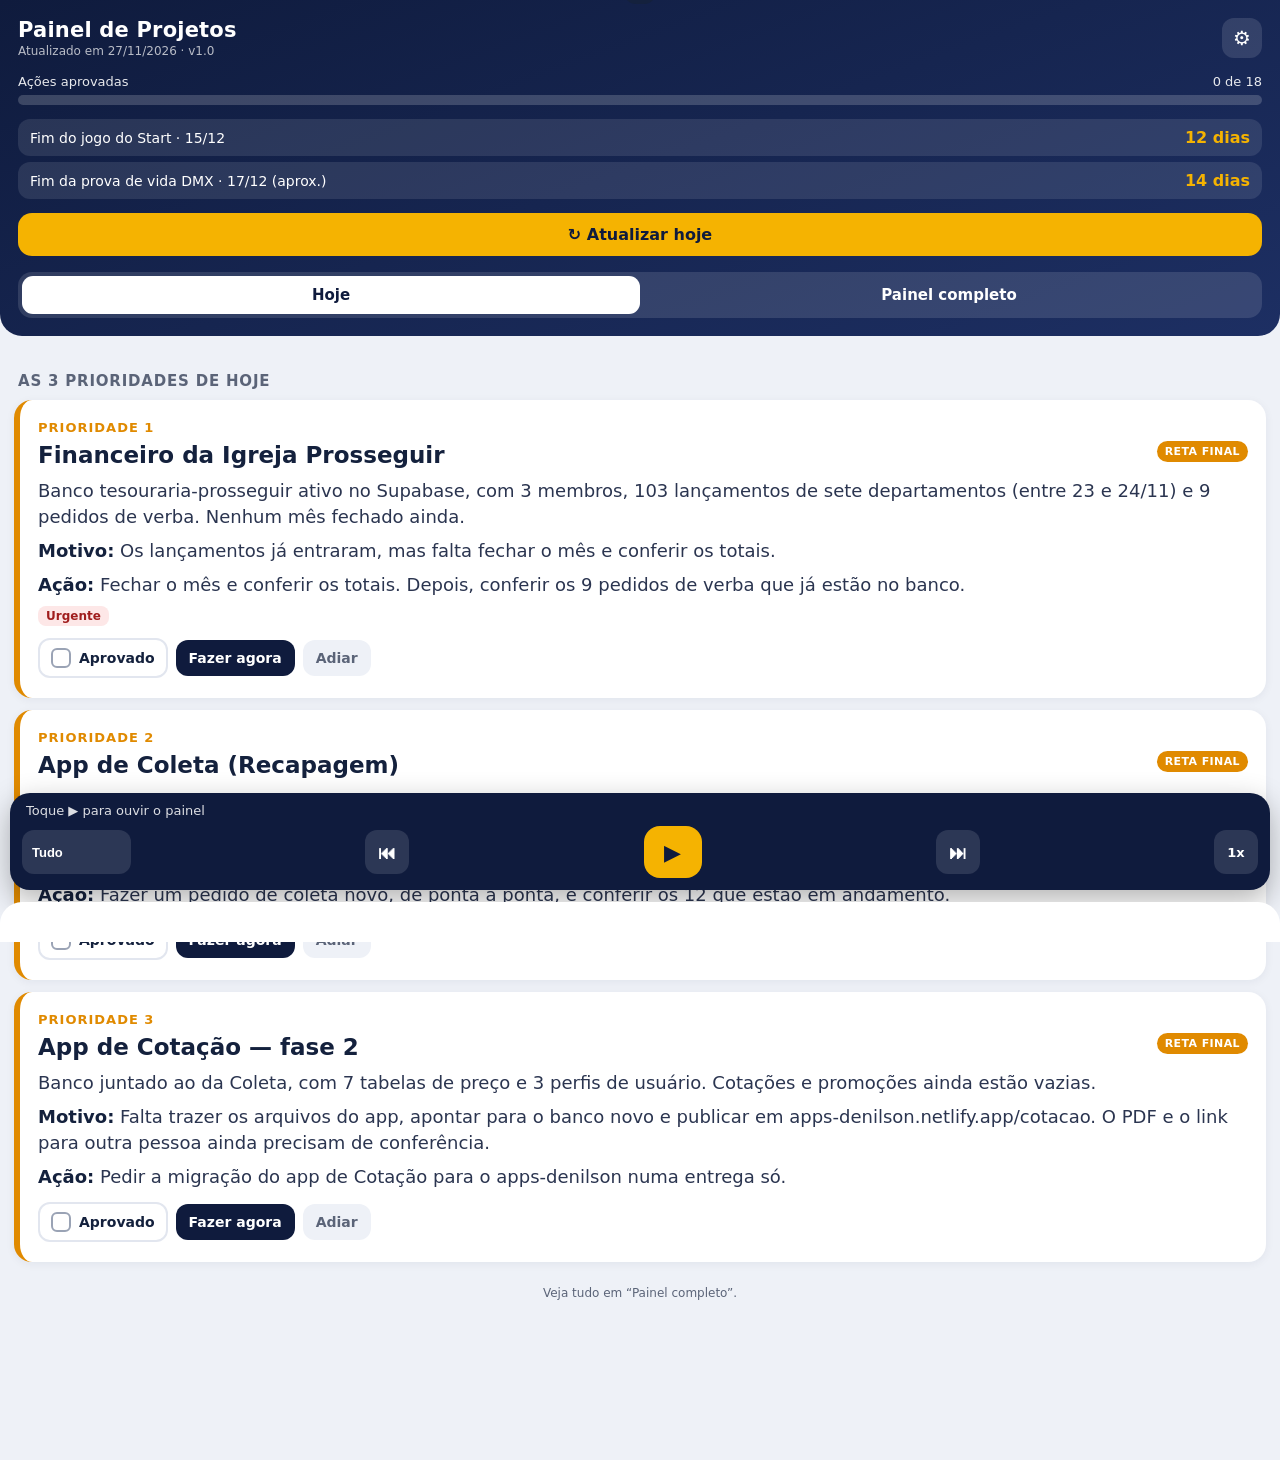
<file: painel/index.html>
<!DOCTYPE html>
<html lang="pt-BR">
<head>
<meta charset="utf-8">
<meta name="viewport" content="width=device-width,initial-scale=1,viewport-fit=cover">
<title>Painel de Projetos</title>
<meta name="theme-color" content="#0f1b3d">
<link rel="manifest" href="manifest.json">
<link rel="icon" href="icon.svg" type="image/svg+xml">
<link rel="apple-touch-icon" href="icon.svg">
<style>
:root{
  --bg:#eef1f7;--card:#fff;--ink:#14213d;--muted:#5b6478;--line:#e2e6ef;
  --navy:#0f1b3d;--navy2:#1d2f63;--gold:#f5b301;
  --noar:#14a44d;--final:#e08a00;--travado:#d93636;--ideia:#7a4cd9;
}
*{box-sizing:border-box;-webkit-tap-highlight-color:transparent}
html,body{margin:0;background:var(--bg);color:var(--ink);font-family:system-ui,-apple-system,"Segoe UI",Roboto,sans-serif;overflow-x:hidden}
body{padding-bottom:calc(150px + env(safe-area-inset-bottom))}
button{font:inherit;cursor:pointer}
header{background:linear-gradient(160deg,var(--navy),var(--navy2));color:#fff;padding:calc(18px + env(safe-area-inset-top)) 18px 18px;border-radius:0 0 22px 22px}
.top{display:flex;align-items:center;justify-content:space-between}
.top h1{font-size:21px;margin:0;letter-spacing:.2px}
.top small{display:block;opacity:.7;font-size:12px;margin-top:2px}
.gear{background:rgba(255,255,255,.12);border:0;color:#fff;width:40px;height:40px;border-radius:12px;font-size:20px}
.atual{display:flex;align-items:center;justify-content:center;gap:8px;margin-top:14px;background:var(--gold);color:var(--navy);text-decoration:none;font-weight:800;font-size:16px;padding:12px;border-radius:14px}
.prog{margin-top:16px}
.prog .lbl{display:flex;justify-content:space-between;font-size:13px;opacity:.9}
.bar{height:10px;background:rgba(255,255,255,.18);border-radius:10px;margin-top:6px;overflow:hidden}
.bar i{display:block;height:100%;background:var(--gold);border-radius:10px;transition:width .4s}
.prazos{display:flex;flex-direction:column;gap:6px;margin-top:14px}
.prazo{display:flex;justify-content:space-between;align-items:center;background:rgba(255,255,255,.1);padding:9px 12px;border-radius:12px;font-size:14px}
.prazo b{color:var(--gold);font-size:16px}
.seg{display:flex;background:rgba(255,255,255,.12);border-radius:14px;padding:4px;margin-top:16px}
.seg button{flex:1;border:0;background:transparent;color:#fff;padding:10px;border-radius:11px;font-weight:600;font-size:15px}
.seg button.on{background:#fff;color:var(--navy)}
.previa{background:#fff4e0;color:#8a5600;font-size:13px;line-height:1.4;padding:10px 14px;margin:12px 14px 0;border-radius:12px;font-weight:600}
main{padding:14px 14px 0}
.stats{display:grid;grid-template-columns:repeat(4,1fr);gap:8px;margin-bottom:6px}
.stat{background:var(--card);border-radius:14px;padding:10px 4px;text-align:center;border-top:4px solid}
.stat b{display:block;font-size:22px}
.stat span{font-size:11px;color:var(--muted)}
h2{font-size:15px;text-transform:uppercase;letter-spacing:.8px;color:var(--muted);margin:22px 4px 10px;display:flex;align-items:center;gap:8px}
h2 .dot{width:10px;height:10px;border-radius:50%}
.card{background:var(--card);border-radius:18px;padding:15px 15px 14px;margin-bottom:12px;box-shadow:0 2px 10px rgba(20,33,61,.06);border-left:6px solid var(--c);transition:box-shadow .3s,transform .3s}
.card.reading{box-shadow:0 0 0 3px var(--gold),0 6px 20px rgba(20,33,61,.18);transform:scale(1.01)}
.card.adiado{opacity:.6}
.card .hd{display:flex;justify-content:space-between;gap:10px;align-items:flex-start}
.card h3{margin:0;font-size:17px;line-height:1.25}
.tag{flex:none;font-size:11px;font-weight:700;color:#fff;background:var(--c);padding:4px 8px;border-radius:20px;text-transform:uppercase;letter-spacing:.4px}
.card p{margin:8px 0 0;font-size:15px;line-height:1.45;color:#2b3550}
.card .k{font-weight:700;color:var(--ink)}
.flags{display:flex;flex-wrap:wrap;gap:6px;margin-top:8px}
.flag{font-size:12px;background:#fff4e0;color:#8a5600;padding:3px 8px;border-radius:8px;font-weight:600}
.flag.red{background:#fde7e7;color:#a01d1d}
.flag.blue{background:#e6edff;color:#1d3a8a}
.acts{display:flex;gap:8px;margin-top:12px;align-items:center;flex-wrap:wrap}
.chk{display:flex;align-items:center;gap:8px;border:2px solid var(--line);border-radius:12px;padding:8px 11px;font-weight:600;font-size:14px;background:#fff;color:var(--ink)}
.chk .box{width:20px;height:20px;border-radius:6px;border:2px solid #9aa3b5;display:grid;place-items:center;font-size:14px;color:#fff}
.chk.on{border-color:var(--noar);background:#ebf8f0}
.chk.on .box{background:var(--noar);border-color:var(--noar)}
.btn{border:0;border-radius:12px;padding:10px 13px;font-weight:700;font-size:14px}
.btn.go{background:var(--navy);color:#fff}
.btn.later{background:#eef1f7;color:var(--muted)}
.hoje .card{padding:20px 18px}
.hoje .card h3{font-size:23px}
.hoje .card p{font-size:18px}
.hoje .num{font-size:13px;font-weight:800;color:var(--c);letter-spacing:1px;margin-bottom:6px}
.dec{background:var(--card);border-radius:18px;padding:15px;margin-bottom:12px}
.dec h3{margin:0 0 10px;font-size:16px}
.opts{display:flex;flex-direction:column;gap:8px}
.opt{border:2px solid var(--line);background:#fff;border-radius:12px;padding:11px;text-align:left;font-weight:600;font-size:15px;color:var(--ink)}
.opt.on{border-color:var(--navy);background:#e9eefc}
.foot{text-align:center;color:var(--muted);font-size:12px;margin:24px 0 10px}
.player{position:fixed;left:10px;right:10px;bottom:calc(10px + env(safe-area-inset-bottom));background:var(--navy);color:#fff;border-radius:20px;padding:10px 12px 12px;box-shadow:0 10px 30px rgba(0,0,0,.3);z-index:20}
.player .now{font-size:13px;opacity:.85;white-space:nowrap;overflow:hidden;text-overflow:ellipsis;margin:0 4px 8px}
.player .row{display:flex;align-items:center;justify-content:space-between;gap:8px}
.pb{background:rgba(255,255,255,.12);border:0;color:#fff;border-radius:12px;height:44px;min-width:44px;font-size:18px;font-weight:700}
.pb.play{background:var(--gold);color:var(--navy);width:58px;height:52px;border-radius:16px;font-size:22px}
.pb.small{font-size:13px;padding:0 10px}
select.pb{appearance:none;padding:0 10px;font-size:13px}
select.pb option{color:#000}
.veil{position:fixed;inset:0;background:rgba(10,15,30,.5);z-index:30;display:none}
.veil.on{display:block}
.sheet{position:fixed;left:0;right:0;bottom:0;background:#fff;border-radius:22px 22px 0 0;padding:18px 18px calc(22px + env(safe-area-inset-bottom));z-index:31;transform:translateY(105%);transition:transform .25s;max-height:86vh;overflow-y:auto}
.sheet.on{transform:none}
.sheet h3{margin:0 0 10px;font-size:19px}
.sheet pre{white-space:pre-wrap;font-family:inherit;font-size:15px;line-height:1.5;background:#f3f5fa;border-radius:14px;padding:14px;margin:0 0 12px}
.sheet .row{display:flex;flex-direction:column;gap:8px}
.sheet .btn{padding:14px;font-size:16px;text-align:center;text-decoration:none;display:block}
.sheet .btn.wa{background:#1faa53;color:#fff}
.sheet .btn.ln{background:var(--gold);color:var(--navy)}
.sheet label{display:block;font-weight:600;font-size:14px;margin:12px 0 6px}
.sheet input{width:100%;padding:12px;border:2px solid var(--line);border-radius:12px;font-size:16px}
.sheet .note{font-size:13px;color:var(--muted);line-height:1.45;margin-top:10px}
.toast{position:fixed;left:50%;top:calc(16px + env(safe-area-inset-top));transform:translate(-50%,-150%);background:var(--ink);color:#fff;padding:12px 16px;border-radius:14px;font-size:14px;z-index:40;transition:transform .3s;max-width:90vw;text-align:center}
.toast.on{transform:translate(-50%,0)}
</style>
</head>
<body>
<header>
  <div class="top">
    <div><h1>Painel de Projetos</h1><small id="upd"></small></div>
    <button class="gear" id="gear" aria-label="Configurações">⚙</button>
  </div>
  <div class="prog">
    <div class="lbl"><span>Ações aprovadas</span><span id="progTxt"></span></div>
    <div class="bar"><i id="progBar"></i></div>
  </div>
  <div class="prazos" id="prazos"></div>
  <a class="atual" id="atual" target="_blank" rel="noopener">↻ Atualizar hoje</a>
  <div class="seg"><button id="tHoje" class="on">Hoje</button><button id="tTudo">Painel completo</button></div>
</header>
<div class="previa" id="previa" hidden>Prévia no Claude. Tudo funciona aqui, menos a voz do ElevenLabs e o download do backup: esses dois só funcionam no site publicado.</div>
<main id="main"></main>

<div class="player">
  <div class="now" id="now">Toque ▶ para ouvir o painel</div>
  <div class="row">
    <select class="pb" id="filtro" aria-label="O que ouvir">
      <option value="tudo">Tudo</option>
      <option value="travados">Só travados</option>
      <option value="hoje">Ações de hoje</option>
    </select>
    <button class="pb" id="prev" aria-label="Anterior">⏮</button>
    <button class="pb play" id="play" aria-label="Tocar">▶</button>
    <button class="pb" id="next" aria-label="Próximo">⏭</button>
    <button class="pb small" id="vel">1,0x</button>
  </div>
</div>
<audio id="aud" preload="auto"></audio>

<div class="veil" id="veil"></div>
<div class="sheet" id="sheet"></div>
<div class="toast" id="toast"></div>

<script src="data.js"></script>
<script>
const D = window.PAINEL;
const PREVIA = !!window.PREVIA;
const KEY = "painel-denilson-v1";
let st = {aprov:{}, adiado:{}, dec:{}, aba:"hoje", vel:1, pin:""};
try{ Object.assign(st, JSON.parse(localStorage.getItem(KEY)||"{}")); }catch(e){}
const save = ()=>{ try{localStorage.setItem(KEY, JSON.stringify(st));}catch(e){} };
const $ = s=>document.querySelector(s);
const byId = Object.fromEntries(D.projetos.map(p=>[p.id,p]));
const COR = {noar:"var(--noar)", final:"var(--final)", travado:"var(--travado)", ideia:"var(--ideia)"};
const NOME = {noar:"No ar", final:"Reta final", travado:"Travado", ideia:"Ideia"};
const esc = s=>String(s??"").replace(/[&<>"]/g,c=>({"&":"&amp;","<":"&lt;",">":"&gt;",'"':"&quot;"}[c]));
const fmt = iso=>{const [y,m,d]=iso.split("-");return d+"/"+m+"/"+y};
const dias = iso=>Math.ceil((new Date(iso+"T23:59:59")-new Date())/864e5);
if(PREVIA) $("#previa").hidden=false;
const PEDIDO_ATUALIZAR = "Atualize hoje o meu Painel de Projetos (use a skill publicar-sem-notebook).\n1. Leia painel/data.js no GitHub Denidssecia/teste-publicacao, pelo Zapier.\n2. Busque as novidades: pastas e mudanças recentes do repositório, sites no Netlify, projetos e tabelas do Supabase e o que está na minha memória.\n3. Mude os cartões que avançaram (pendente, andamento, no ar), atualize a data e o resumo falado, com números por extenso.\n4. Publique o data.js pelo Zapier e confira em apps-denilson.netlify.app/painel.\n5. Me diga em poucas linhas o que mudou.";
$("#atual").href = "https://claude.ai/new?q="+encodeURIComponent(PEDIDO_ATUALIZAR);

function toast(t){const e=$("#toast");e.textContent=t;e.classList.add("on");clearTimeout(e._t);e._t=setTimeout(()=>e.classList.remove("on"),2600)}

function header(){
  $("#upd").textContent = "Atualizado em "+fmt(D.atualizado)+" · v"+D.versao;
  const comAcao = D.projetos.filter(p=>p.acao);
  const ok = comAcao.filter(p=>st.aprov[p.id]).length;
  $("#progTxt").textContent = ok+" de "+comAcao.length;
  $("#progBar").style.width = (comAcao.length? ok/comAcao.length*100:0)+"%";
  $("#prazos").innerHTML = D.prazos.map(z=>{const n=dias(z.data);
    return `<div class="prazo"><span>${esc(z.titulo)} · ${fmt(z.data).slice(0,5)}${z.aprox?" (aprox.)":""}</span><b>${n<0?"passou":n===0?"hoje":n+(n===1?" dia":" dias")}</b></div>`}).join("");
  $("#tHoje").classList.toggle("on", st.aba==="hoje");
  $("#tTudo").classList.toggle("on", st.aba!=="hoje");
}

function cardHTML(p, n){
  const ad = st.adiado[p.id];
  const flags = [];
  if(p.urgente) flags.push('<span class="flag red">Urgente</span>');
  if(p.prazo) flags.push(`<span class="flag">Prazo ${fmt(p.prazo).slice(0,5)} · ${Math.max(0,dias(p.prazo))} dias</span>`);
  if(p.notebook) flags.push('<span class="flag blue">Dia do notebook</span>');
  if(ad) flags.push(`<span class="flag">Adiado em ${ad}</span>`);
  let acts = "";
  if(p.acao){
    acts = `<div class="acts">
      <button class="chk ${st.aprov[p.id]?"on":""}" data-ap="${p.id}"><span class="box">✓</span>Aprovado</button>
      ${p.agora?`<button class="btn go" data-go="${p.id}">Fazer agora</button>`:""}
      <button class="btn later" data-ad="${p.id}">${ad?"Retomar":"Adiar"}</button></div>`;
  }
  return `<article class="card ${ad?"adiado":""}" id="c-${p.id}" style="--c:${COR[p.estado]}">
    ${n?`<div class="num">PRIORIDADE ${n}</div>`:""}
    <div class="hd"><h3>${esc(p.titulo)}</h3><span class="tag">${NOME[p.estado]}</span></div>
    ${p.resumo?`<p>${esc(p.resumo)}</p>`:""}
    ${p.motivo?`<p><span class="k">Motivo:</span> ${esc(p.motivo)}</p>`:""}
    ${p.acao?`<p><span class="k">Ação:</span> ${esc(p.acao)}</p>`:""}
    ${flags.length?`<div class="flags">${flags.join("")}</div>`:""}
    ${acts}</article>`;
}

function render(){
  header();
  const m = $("#main");
  if(st.aba==="hoje"){
    m.className="hoje";
    m.innerHTML = `<h2>As 3 prioridades de hoje</h2>` + D.hoje.map((id,i)=>cardHTML(byId[id], i+1)).join("")
      + `<div class="foot">Veja tudo em “Painel completo”.</div>`;
    return;
  }
  m.className="";
  const cont = e=>D.projetos.filter(p=>p.estado===e).length;
  let h = `<div class="stats">${["noar","final","travado","ideia"].map(e=>`<div class="stat" style="border-color:${COR[e]}"><b>${cont(e)}</b><span>${{noar:"No ar",final:"Andamento",travado:"Pendentes",ideia:"Ideias"}[e]}</span></div>`).join("")}</div>`;
  const ordem = [["final","Em andamento"],["travado","Pendentes"],["noar","Concluídos e no ar"],["ideia","Ideias"]];
  for(const [e,t] of ordem){
    const lista = D.projetos.filter(p=>p.estado===e).sort((a,b)=>(!!st.adiado[a.id])-(!!st.adiado[b.id]));
    h += `<h2><span class="dot" style="background:${COR[e]}"></span>${t}</h2>` + lista.map(p=>cardHTML(p)).join("");
  }
  h += `<h2><span class="dot" style="background:var(--navy)"></span>Decisões pendentes</h2>`;
  h += D.decisoes.map(d=>`<div class="dec" id="d-${d.id}"><h3>${esc(d.pergunta)}</h3><div class="opts">${d.opcoes.map((o,i)=>`<button class="opt ${st.dec[d.id]===i?"on":""}" data-dec="${d.id}" data-i="${i}">${st.dec[d.id]===i?"✓ ":""}${esc(o)}</button>`).join("")}</div></div>`).join("");
  h += `<div class="foot">Toque de novo numa opção para desmarcar.</div>`;
  m.innerHTML = h;
}

document.addEventListener("click", ev=>{
  const b = ev.target.closest("button"); if(!b) return;
  if(b.dataset.ap){ const id=b.dataset.ap; st.aprov[id]=!st.aprov[id]; if(!st.aprov[id]) delete st.aprov[id]; save(); render(); if(st.aprov[id]) toast("Aprovado ✓"); }
  else if(b.dataset.ad){ const id=b.dataset.ad; if(st.adiado[id]) delete st.adiado[id]; else st.adiado[id]=new Date().toLocaleDateString("pt-BR").slice(0,5); save(); render(); }
  else if(b.dataset.go){ abrirAgora(byId[b.dataset.go]); }
  else if(b.dataset.dec){ const id=b.dataset.dec, i=+b.dataset.i; if(st.dec[id]===i) delete st.dec[id]; else st.dec[id]=i; save(); render(); }
});
$("#tHoje").onclick=()=>{st.aba="hoje";save();render();scrollTo(0,0)};
$("#tTudo").onclick=()=>{st.aba="tudo";save();render()};

function abrirSheet(html){ $("#sheet").innerHTML=html; $("#sheet").classList.add("on"); $("#veil").classList.add("on"); }
function fechar(){ $("#sheet").classList.remove("on"); $("#veil").classList.remove("on"); }
$("#veil").onclick=fechar;
function abrirAgora(p){
  const a=p.agora;
  if(a.tipo==="decisao"){ st.aba="tudo"; save(); render(); setTimeout(()=>document.getElementById("d-"+a.ref)?.scrollIntoView({behavior:"smooth",block:"center"}),50); return; }
  let dica, botoes = `<button class="btn later" id="copiar">Só copiar o texto</button>`;
  if(a.para==="claude"){ dica="Mensagem pronta para o Claude. Toque no botão amarelo: o Claude abre com ela já escrita, é só enviar.";
    botoes = `<a class="btn ln" target="_blank" rel="noopener" href="https://claude.ai/new?q=${encodeURIComponent(a.texto)}">Mandar para o Claude</a>` + botoes; }
  else if(a.tipo==="whats"){ dica="Mensagem pronta. Toque no botão verde, escolha o contato no WhatsApp e envie.";
    botoes = `<a class="btn wa" target="_blank" rel="noopener" href="https://wa.me/?text=${encodeURIComponent(a.texto)}">Enviar no WhatsApp</a>` + botoes; }
  else if(a.tipo==="link"){ dica="Passo a passo. Toque no botão amarelo para abrir o lugar certo e siga os passos abaixo.";
    botoes = `<a class="btn ln" target="_blank" rel="noopener" href="${esc(a.url)}">${esc(a.rotulo)}</a>` + botoes; }
  else dica="Passo a passo para você seguir.";
  abrirSheet(`<h3>${esc(p.titulo)}</h3><div class="note" style="margin:0 0 10px;font-size:15px;color:var(--ink)">${dica}</div><pre>${esc(a.texto)}</pre><div class="row">${botoes}<button class="btn later" id="fch">Fechar</button></div>`);
  $("#copiar").onclick=()=>{ try{ navigator.clipboard.writeText(a.texto).then(()=>toast("Texto copiado"),()=>toast("Segure o texto para copiar")); }catch(e){ toast("Segure o texto para copiar"); } };
  $("#fch").onclick=fechar;
}

$("#gear").onclick=()=>{
  abrirSheet(`<h3>Configurações</h3>
   <label>PIN da voz (só se você cadastrar PAINEL_PIN no Netlify)</label>
   <input id="pin" type="password" inputmode="numeric" value="${esc(st.pin)}" placeholder="Ex.: 4 a 8 números">
   <div class="note">A voz é sempre a do ElevenLabs. A voz do navegador não é usada em nenhuma situação.</div>
   <label>Backup das marcações</label>
   <div class="row">
     <button class="btn go" id="bk">Baixar backup</button>
     <button class="btn later" id="rs">Restaurar backup</button>
     <button class="btn later" id="lc">Limpar áudios guardados</button>
   </div>
   <div class="note">Último backup: ${st.ultimoBackup||"nunca"}</div>
   <input type="file" id="arq" accept="application/json" hidden>
   <div class="row" style="margin-top:14px"><button class="btn go" id="okc">Salvar e fechar</button></div>`);
  $("#okc").onclick=()=>{ st.pin=$("#pin").value.trim(); save(); fechar(); toast("Salvo"); };
  $("#bk").onclick=()=>{ if(PREVIA){ toast("Na prévia não dá para baixar. No site publicado funciona."); return; }
    st.ultimoBackup=new Date().toLocaleString("pt-BR"); save();
    const b=new Blob([JSON.stringify(st,null,1)],{type:"application/json"}); const a=document.createElement("a");
    a.href=URL.createObjectURL(b); a.download="painel-backup-"+new Date().toISOString().slice(0,10)+".json"; a.click(); };
  $("#rs").onclick=()=>$("#arq").click();
  $("#arq").onchange=e=>{ const f=e.target.files[0]; if(!f) return; f.text().then(t=>{ try{ Object.assign(st, JSON.parse(t)); save(); fechar(); render(); toast("Backup restaurado"); }catch(x){ toast("Arquivo inválido"); } }); };
  $("#lc").onclick=async()=>{ try{ if(window.caches) await caches.delete("painel-audio"); }catch(e){} toast("Áudios apagados; serão gerados de novo"); };
};

// ---------- VOZ ELEVENLABS ----------
const aud = $("#aud");
let fila=[], pos=0, tocando=false;
const hash = s=>{let h=5381;for(const c of s)h=((h<<5)+h+c.codePointAt(0))|0;return (h>>>0).toString(36)};
function montarFila(){
  const f=$("#filtro").value;
  if(f==="hoje") return D.hoje.map(id=>byId[id]);
  if(f==="travados") return D.projetos.filter(p=>p.estado==="travado");
  const ord=["final","travado","noar","ideia"];
  return [{id:"resumo",titulo:"Resumo do painel",fala:D.resumoFala}, ...ord.flatMap(e=>D.projetos.filter(p=>p.estado===e))];
}
async function obterAudio(item){
  if(PREVIA) throw new Error("previa");
  const chave = "/voz/"+item.id+"-"+hash(item.fala);
  const cache = window.caches ? await caches.open("painel-audio") : null;
  if(cache){ const r = await cache.match(chave); if(r) return URL.createObjectURL(await r.blob()); }
  try{ const r = await fetch("audio/"+item.id+".mp3"); if(r.ok && (r.headers.get("content-type")||"").includes("audio")){ const b=await r.blob(); return URL.createObjectURL(b); } }catch(e){}
  const r = await fetch("/.netlify/functions/tts",{method:"POST",headers:{"Content-Type":"application/json","x-painel-pin":st.pin||""},body:JSON.stringify({text:item.fala})});
  if(r.status===401) throw new Error("pin");
  if(!r.ok) throw new Error("off");
  const b = await r.blob();
  if(cache) await cache.put(chave, new Response(b,{headers:{"Content-Type":"audio/mpeg"}}));
  return URL.createObjectURL(b);
}
function marcar(item){
  document.querySelectorAll(".card.reading").forEach(c=>c.classList.remove("reading"));
  const el=document.getElementById("c-"+item.id);
  if(el){ el.classList.add("reading"); el.scrollIntoView({behavior:"smooth",block:"center"}); }
  $("#now").textContent = "🔊 "+(pos+1)+"/"+fila.length+" · "+item.titulo;
  try{ if("mediaSession" in navigator) navigator.mediaSession.metadata = new MediaMetadata({title:item.titulo, artist:"Painel de Projetos", artwork:[{src:"icon.svg",sizes:"any",type:"image/svg+xml"}]}); }catch(e){}
}
let timerPrevia=null;
async function tocar(i){
  clearTimeout(timerPrevia);
  if(i<0||i>=fila.length){ parar(); $("#now").textContent="Fim da leitura ✓"; return; }
  pos=i; const item=fila[i];
  if(st.aba==="hoje" && $("#filtro").value!=="hoje" && !document.getElementById("c-"+item.id) && item.id!=="resumo"){ st.aba="tudo"; render(); }
  marcar(item); $("#now").textContent += " (preparando voz…)";
  try{
    aud.src = await obterAudio(item); aud.playbackRate=st.vel; await aud.play();
    tocando=true; $("#play").textContent="⏸"; marcar(item);
    if(fila[i+1]) obterAudio(fila[i+1]).catch(()=>{});
  }catch(e){
    if(e.message==="previa"){
      // Simula a leitura: destaca um cartão de cada vez, sem som.
      tocando=true; $("#play").textContent="⏸"; marcar(item);
      $("#now").textContent += " · sem som na prévia";
      timerPrevia=setTimeout(()=>{ if(tocando) tocar(pos+1); }, Math.max(2500, item.fala.length*45/st.vel));
      return;
    }
    parar();
    if(e.message==="pin") toast("PIN da voz incorreto. Ajuste na engrenagem ⚙");
    else { $("#now").textContent="Voz ElevenLabs ainda não ativada neste site"; toast("Voz desligada: falta cadastrar a chave do ElevenLabs no Netlify. Veja o cartão “Painel de Projetos — voz”."); }
  }
}
function parar(){ clearTimeout(timerPrevia); aud.pause(); tocando=false; $("#play").textContent="▶"; }
aud.onended=()=>tocar(pos+1);
$("#play").onclick=()=>{
  if(tocando){ parar(); return; }
  if(!PREVIA && aud.src && !aud.ended && aud.currentTime>0){ aud.play(); tocando=true; $("#play").textContent="⏸"; return; }
  if(!fila.length) fila=montarFila();
  tocar(PREVIA?pos:0);
};
$("#next").onclick=()=>{ if(!fila.length) fila=montarFila(); tocar(pos+1); };
$("#prev").onclick=()=>{ if(!fila.length) fila=montarFila(); tocar(Math.max(0,pos-1)); };
$("#filtro").onchange=()=>{ parar(); aud.removeAttribute("src"); fila=montarFila(); pos=0; $("#now").textContent="Toque ▶ para ouvir"; };
const VELS=[0.9,1,1.15,1.3];
const velTxt=()=>$("#vel").textContent=String(st.vel).replace(".",",")+"x";
$("#vel").onclick=()=>{ st.vel=VELS[(VELS.indexOf(st.vel)+1)%VELS.length]; aud.playbackRate=st.vel; save(); velTxt(); };
try{ if("mediaSession" in navigator){
  navigator.mediaSession.setActionHandler("play",()=>$("#play").click());
  navigator.mediaSession.setActionHandler("pause",()=>parar());
  navigator.mediaSession.setActionHandler("nexttrack",()=>$("#next").click());
  navigator.mediaSession.setActionHandler("previoustrack",()=>$("#prev").click());
} }catch(e){}
velTxt(); render();
if(!PREVIA && "serviceWorker" in navigator) navigator.serviceWorker.register("sw.js");
</script>
</body>
</html>
</file>
